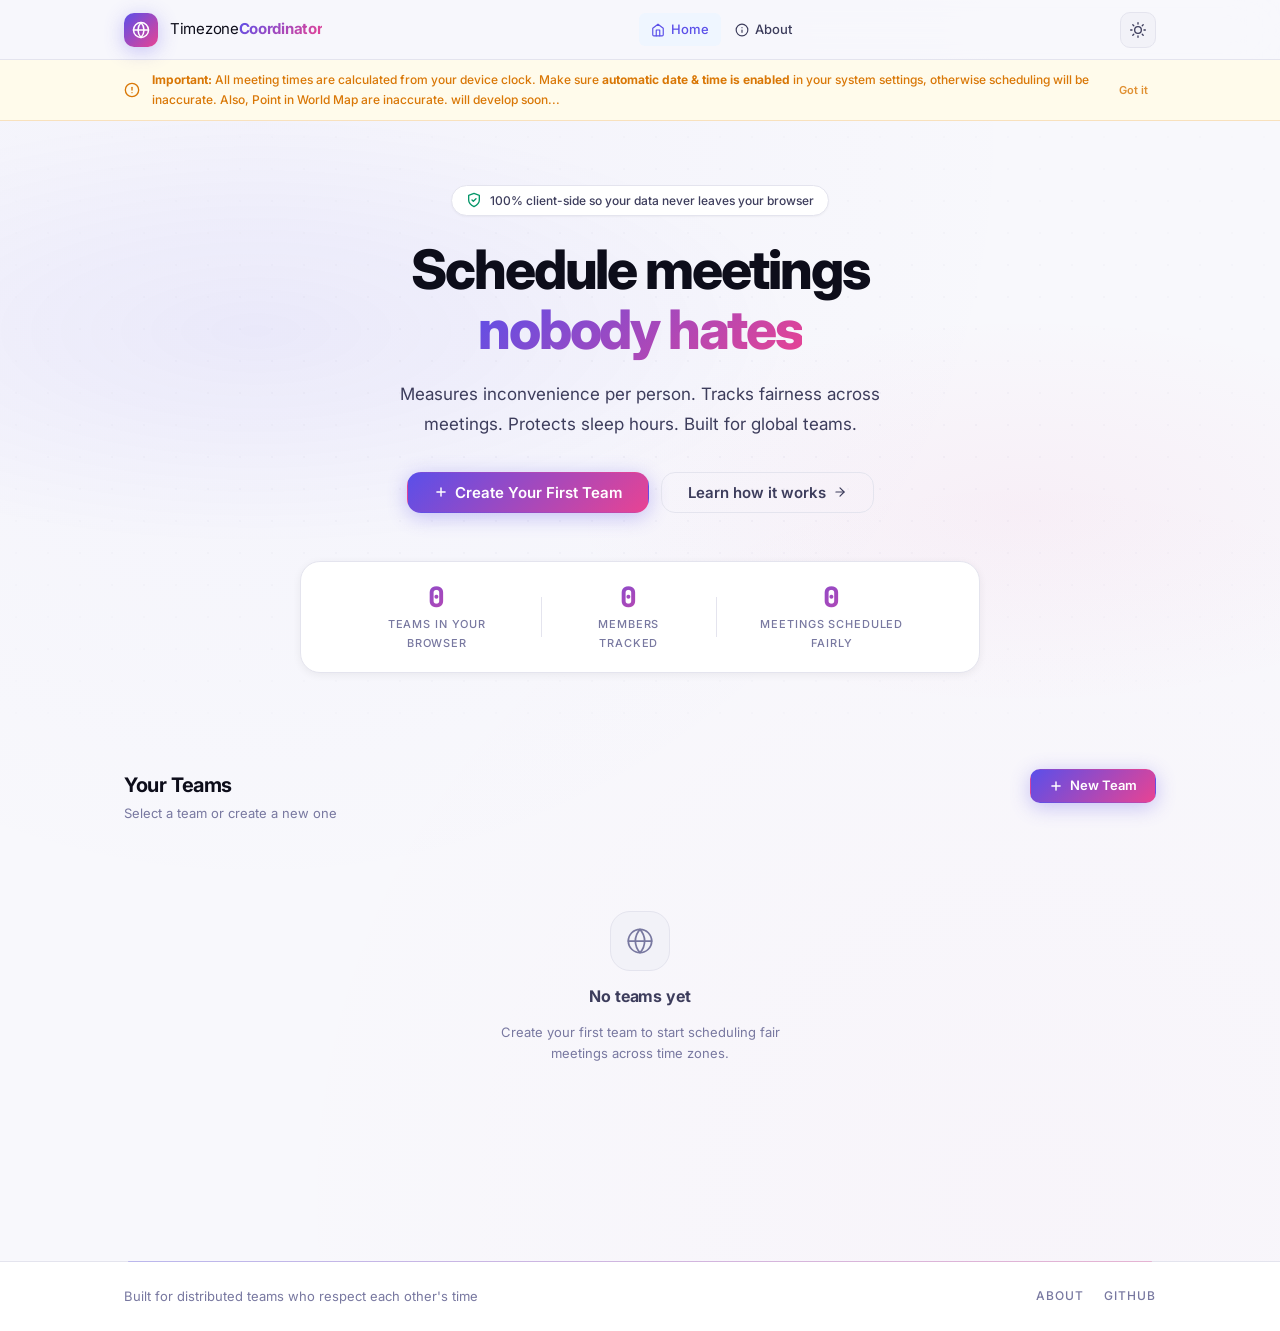
<file: index.html>
<!DOCTYPE html>
<html lang="en" data-theme="light">

<head>
    <meta charset="UTF-8">
    <meta name="viewport" content="width=device-width, initial-scale=1.0">
    <meta name="description" content="Fair timezone-aware meeting scheduler for distributed teams">
    <meta name="keywords" content="timezone scheduler, meeting planner, global meeting time, remote team scheduling, fair meeting time, timezone converter">

    <meta property="og:title" content="Timezone Coordinator - Smart Meeting Scheduler">
    <meta property="og:description" content="Fair timezone-aware meeting scheduler for distributed teams.">
    <meta property="og:type" content="website">
    <meta property="og:url" content="https://timezone-coordinator-phi.vercel.app">
    <meta property="og:image" content="https://timezone-coordinator-phi.vercel.app/img/preview.png">

    <link rel="icon" type="image/png" href="./img/preview.png">
    <link rel="shortcut icon" href="./img/preview.png">
    
    <title>Timezone Coordinator</title>

    <link rel="preconnect" href="https://fonts.googleapis.com">
    <link rel="preconnect" href="https://fonts.gstatic.com" crossorigin>
    <link
        href="https://fonts.googleapis.com/css2?family=Inter:wght@300;400;500;600;700;800&family=JetBrains+Mono:wght@400;500;600&display=swap"
        rel="stylesheet">

    <link rel="stylesheet" href="css/main.css">
    <link rel="stylesheet" href="css/components.css">
    <link rel="stylesheet" href="css/animations.css">
</head>

<body>

    <!-- ═══════════════════════════════════════════
     NAVBAR
═══════════════════════════════════════════ -->
    <nav class="navbar" id="navbar">
        <div class="container navbar-inner">

            <a href="index.html" class="brand">
                <div class="brand-logo">
                    <svg viewBox="0 0 24 24" fill="none" stroke="currentColor" stroke-width="2" stroke-linecap="round"
                        stroke-linejoin="round">
                        <circle cx="12" cy="12" r="10" />
                        <line x1="2" y1="12" x2="22" y2="12" />
                        <path d="M12 2a15.3 15.3 0 0 1 4 10 15.3 15.3 0 0 1-4 10
                             15.3 15.3 0 0 1-4-10 15.3 15.3 0 0 1 4-10z" />
                    </svg>
                </div>
                <span class="brand-name">Timezone<strong>Coordinator</strong></span>
            </a>

            <div class="nav-links">
                <a href="index.html" class="nav-link nav-link--active">
                    <svg viewBox="0 0 24 24" fill="none" stroke="currentColor" stroke-width="2" stroke-linecap="round"
                        stroke-linejoin="round">
                        <path d="M3 9l9-7 9 7v11a2 2 0 0 1-2 2H5a2 2 0 0 1-2-2z" />
                        <polyline points="9 22 9 12 15 12 15 22" />
                    </svg>
                    Home
                </a>
                <a href="about.html" class="nav-link">
                    <svg viewBox="0 0 24 24" fill="none" stroke="currentColor" stroke-width="2" stroke-linecap="round"
                        stroke-linejoin="round">
                        <circle cx="12" cy="12" r="10" />
                        <line x1="12" y1="16" x2="12" y2="12" />
                        <line x1="12" y1="8" x2="12.01" y2="8" />
                    </svg>
                    About
                </a>
            </div>

            <div class="nav-actions">
                <button class="theme-btn" id="themeToggle" aria-label="Toggle theme">
                    <svg class="icon-sun" viewBox="0 0 24 24" fill="none" stroke="currentColor" stroke-width="2"
                        stroke-linecap="round" stroke-linejoin="round">
                        <circle cx="12" cy="12" r="5" />
                        <line x1="12" y1="1" x2="12" y2="3" />
                        <line x1="12" y1="21" x2="12" y2="23" />
                        <line x1="4.22" y1="4.22" x2="5.64" y2="5.64" />
                        <line x1="18.36" y1="18.36" x2="19.78" y2="19.78" />
                        <line x1="1" y1="12" x2="3" y2="12" />
                        <line x1="21" y1="12" x2="23" y2="12" />
                        <line x1="4.22" y1="19.78" x2="5.64" y2="18.36" />
                        <line x1="18.36" y1="5.64" x2="19.78" y2="4.22" />
                    </svg>
                    <svg class="icon-moon" viewBox="0 0 24 24" fill="none" stroke="currentColor" stroke-width="2"
                        stroke-linecap="round" stroke-linejoin="round">
                        <path d="M21 12.79A9 9 0 1 1 11.21 3 7 7 0 0 0 21 12.79z" />
                    </svg>
                </button>
            </div>

        </div>
    </nav>
    <div id="timeAdvisory" style="
            background: var(--c-warning-bg);
            border-bottom: 1px solid rgba(217,119,6,0.2);
            padding: 10px 0;
            ">
        <div class="container" style="
                display:flex;
                align-items:center;
                gap:12px;
                flex-wrap:wrap;
                ">
            <svg viewBox="0 0 24 24" fill="none" stroke="#D97706" stroke-width="2" stroke-linecap="round"
                stroke-linejoin="round" style="width:16px;height:16px;flex-shrink:0;">
                <circle cx="12" cy="12" r="10" />
                <line x1="12" y1="8" x2="12" y2="12" />
                <line x1="12" y1="16" x2="12.01" y2="16" />
            </svg>
            <span style="
                    font-size:12px;
                    color:var(--c-warning);
                    font-weight:500;
                    flex:1;
                    ">
                <strong>Important:</strong>
                All meeting times are calculated from your device clock.
                Make sure <strong>automatic date &amp; time is enabled</strong>
                in your system settings, otherwise scheduling will be inaccurate. Also,
                Point in World Map are inaccurate. will develop soon...
            </span>
            <button onclick="
                    document.getElementById('timeAdvisory').style.display='none';
                    sessionStorage.setItem('timeAdvisoryDismissed','1');
                    " style="
                    background:none;
                    border:none;
                    cursor:pointer;
                    color:var(--c-warning);
                    font-size:11px;
                    font-weight:600;
                    padding:4px 8px;
                    border-radius:6px;
                    white-space:nowrap;
                    opacity:0.8;
                    ">
                Got it
            </button>
        </div>
    </div>
    <!-- ═══════════════════════════════════════════
     HERO
═══════════════════════════════════════════ -->
    <section class="hero">
        <div class="container">
            <div class="hero-content">
                <div class="hero-badge">
                    <svg class="hero-badge-icon" viewBox="0 0 24 24" fill="none" stroke="currentColor" stroke-width="2"
                        stroke-linecap="round" stroke-linejoin="round">
                        <path d="M12 22s8-4 8-10V5l-8-3-8 3v7c0 6 8 10 8 10z" />
                        <polyline points="9 12 11 14 15 10" />
                    </svg>
                    100% client-side so your data never leaves your browser
                </div>

                <h1 class="hero-title">
                    Schedule meetings<br>
                    <span class="gradient-text">nobody hates</span>
                </h1>

                <p class="hero-desc">
                    Measures inconvenience per person. Tracks fairness across
                    meetings. Protects sleep hours. Built for global teams.
                </p>

                <div class="hero-buttons">
                    <button class="btn btn--primary btn--lg" id="heroCreateBtn">
                        <svg viewBox="0 0 24 24" fill="none" stroke="currentColor" stroke-width="2.5"
                            stroke-linecap="round" stroke-linejoin="round">
                            <line x1="12" y1="5" x2="12" y2="19" />
                            <line x1="5" y1="12" x2="19" y2="12" />
                        </svg>
                        Create Your First Team
                    </button>
                    <a href="about.html" class="btn btn--ghost btn--lg">
                        Learn how it works
                        <svg viewBox="0 0 24 24" fill="none" stroke="currentColor" stroke-width="2"
                            stroke-linecap="round" stroke-linejoin="round">
                            <line x1="5" y1="12" x2="19" y2="12" />
                            <polyline points="12 5 19 12 12 19" />
                        </svg>
                    </a>
                </div>

                <div class="hero-stats">
                    <div class="hero-stat">
                        <div class="hero-stat-num" id="statTeams">0</div>
                        <div class="hero-stat-label">Teams in your browser</div>
                    </div>
                    <div class="hero-stat-divider"></div>
                    <div class="hero-stat">
                        <div class="hero-stat-num" id="statMembers">0</div>
                        <div class="hero-stat-label">Members tracked</div>
                    </div>
                    <div class="hero-stat-divider"></div>
                    <div class="hero-stat">
                        <div class="hero-stat-num" id="statMeetings">0</div>
                        <div class="hero-stat-label">Meetings scheduled fairly</div>
                    </div>
                </div>

            </div>
        </div>
    </section>

    <!-- ═══════════════════════════════════════════
     MAIN APP
═══════════════════════════════════════════ -->
    <main class="main" id="appMain">
        <div class="container">

            <!-- Teams Section -->
            <section class="app-section" id="teamsSection">
                <div class="section-header">
                    <div class="section-title-group">
                        <h2 class="section-title">Your Teams</h2>
                        <p class="section-subtitle">Select a team or create a new one</p>
                    </div>
                    <button class="btn btn--primary" id="btnCreateTeam">
                        <svg viewBox="0 0 24 24" fill="none" stroke="currentColor" stroke-width="2.5"
                            stroke-linecap="round" stroke-linejoin="round">
                            <line x1="12" y1="5" x2="12" y2="19" />
                            <line x1="5" y1="12" x2="19" y2="12" />
                        </svg>
                        New Team
                    </button>
                </div>
                <div id="teamsList"></div>
            </section>

            <!-- Workspace -->
            <div id="workspace" style="display:none;">

                <!-- Team Header -->
                <section class="app-section">
                    <div class="workspace-header">
                        <div class="workspace-header-left">
                            <h2 class="workspace-title" id="wsTeamName">—</h2>
                            <div class="workspace-badges">
                                <span class="chip" id="wsMemberCount">0 members</span>
                                <span class="chip chip--blue" id="wsMeetingCount">0 meetings</span>
                                <span class="chip chip--green" id="wsFairnessScore">Fair 100%</span>
                            </div>
                        </div>
                        <div class="workspace-header-actions">
                            <button class="btn btn--ghost" id="btnShareTeam">
                                <svg viewBox="0 0 24 24" fill="none" stroke="currentColor" stroke-width="2"
                                    stroke-linecap="round" stroke-linejoin="round">
                                    <circle cx="18" cy="5" r="3" />
                                    <circle cx="6" cy="12" r="3" />
                                    <circle cx="18" cy="19" r="3" />
                                    <line x1="8.59" y1="13.51" x2="15.42" y2="17.49" />
                                    <line x1="15.41" y1="6.51" x2="8.59" y2="10.49" />
                                </svg>
                                Share
                            </button>
                            <button class="btn btn--danger-ghost" id="btnDeleteTeam">
                                <svg viewBox="0 0 24 24" fill="none" stroke="currentColor" stroke-width="2"
                                    stroke-linecap="round" stroke-linejoin="round">
                                    <polyline points="3 6 5 6 21 6" />
                                    <path d="M19 6l-1 14H6L5 6" />
                                    <path d="M10 11v6M14 11v6" />
                                    <path d="M9 6V4h6v2" />
                                </svg>
                                Delete
                            </button>
                        </div>
                    </div>
                </section>

                <!-- World Map -->
                <section class="app-section" id="mapSection" style="display:none;">
                    <div class="card">
                        <div class="card-header">
                            <h3 class="card-title">
                                <svg viewBox="0 0 24 24" fill="none" stroke="currentColor" stroke-width="2"
                                    stroke-linecap="round" stroke-linejoin="round">
                                    <polygon points="1 6 1 22 8 18 16 22 23 18 23 2 16 6 8 2 1 6" />
                                    <line x1="8" y1="2" x2="8" y2="18" />
                                    <line x1="16" y1="6" x2="16" y2="22" />
                                </svg>
                                Team Timezone Spread
                            </h3>
                            <p class="card-subtitle">
                                Live day/night map pins show where each
                                member is located
                            </p>
                        </div>
                        <div class="card-body">
                            <div id="worldMap"></div>
                        </div>
                    </div>
                </section>

                <!-- Members -->
                <section class="app-section">
                    <div class="section-header">
                        <div class="section-title-group">
                            <h3 class="section-title">Members</h3>
                            <p class="section-subtitle">
                                Live clocks update every second
                            </p>
                        </div>
                        <button class="btn btn--secondary" id="btnAddMember">
                            <svg viewBox="0 0 24 24" fill="none" stroke="currentColor" stroke-width="2.5"
                                stroke-linecap="round" stroke-linejoin="round">
                                <line x1="12" y1="5" x2="12" y2="19" />
                                <line x1="5" y1="12" x2="19" y2="12" />
                            </svg>
                            Add Member
                        </button>
                    </div>
                    <div id="membersList"></div>
                </section>

                <!-- Analyze CTA -->
                <section class="app-section">
                    <div class="analyze-cta">
                        <div class="analyze-cta-icon">
                            <svg viewBox="0 0 24 24" fill="none" stroke="currentColor" stroke-width="1.5"
                                stroke-linecap="round" stroke-linejoin="round">
                                <polygon points="13 2 3 14 12 14 11 22 21 10 12 10 13 2" />
                            </svg>
                        </div>
                        <h3 class="analyze-cta-title">
                            Find the Fairest Meeting Time
                        </h3>
                        <p class="analyze-cta-desc">
                            Tests all 24 UTC hours. Ranks by total team
                            inconvenience. Protects everyone's sleep.
                        </p>
                        <button class="btn btn--white btn--lg" id="btnAnalyze">
                            <svg viewBox="0 0 24 24" fill="none" stroke="currentColor" stroke-width="2"
                                stroke-linecap="round" stroke-linejoin="round">
                                <circle cx="11" cy="11" r="8" />
                                <line x1="21" y1="21" x2="16.65" y2="16.65" />
                            </svg>
                            Analyze Meeting Times
                        </button>
                    </div>
                </section>

                <!-- Results -->
                <div id="results" style="display:none;">

                    <section class="app-section">
                        <div id="fairnessAlert"></div>
                    </section>

                    <section class="app-section">
                        <div class="section-header">
                            <div class="section-title-group">
                                <h3 class="section-title">Best Meeting Times</h3>
                                <p class="section-subtitle">
                                    Ranked by total pain: lower is better.
                                    Click any row to schedule.
                                </p>
                            </div>
                            <label class="toggle-wrap">
                                <input type="checkbox" id="fairnessToggle">
                                <span class="toggle-track"></span>
                                <span class="toggle-label">Fairness Mode</span>
                            </label>
                        </div>
                        <div id="suggestionsList"></div>
                    </section>

                    <section class="app-section">
                        <div class="card">
                            <div class="card-header">
                                <h3 class="card-title">
                                    <svg viewBox="0 0 24 24" fill="none" stroke="currentColor" stroke-width="2"
                                        stroke-linecap="round" stroke-linejoin="round">
                                        <line x1="18" y1="20" x2="18" y2="10" />
                                        <line x1="12" y1="20" x2="12" y2="4" />
                                        <line x1="6" y1="20" x2="6" y2="14" />
                                    </svg>
                                    Pain Distribution
                                </h3>
                                <p class="card-subtitle">
                                    Cumulative inconvenience per member
                                </p>
                            </div>
                            <div class="card-body" id="painChart"></div>
                        </div>
                    </section>

                    <section class="app-section">
                        <div class="card">
                            <div class="card-header">
                                <h3 class="card-title">
                                    <svg viewBox="0 0 24 24" fill="none" stroke="currentColor" stroke-width="2"
                                        stroke-linecap="round" stroke-linejoin="round">
                                        <circle cx="12" cy="12" r="10" />
                                        <polyline points="12 6 12 12 16 14" />
                                    </svg>
                                    Meeting History
                                </h3>
                                <p class="card-subtitle">
                                    Who sacrificed for each meeting
                                </p>
                            </div>
                            <div class="card-body" id="meetingHistory"></div>
                        </div>
                    </section>

                </div>

            </div>
        </div>
    </main>

    <!-- ═══════════════════════════════════════════
     FOOTER
═══════════════════════════════════════════ -->
    <footer class="footer">
        <div class="container footer-inner">
            <span class="footer-copy">
                Built for distributed teams who respect each other's time
            </span>
            <div class="footer-links">
                <a href="about.html" class="footer-link">About</a>
                <a href="https://github.com/Manoj8541/timezone-coordinator" target="_blank" rel="noopener"
                    class="footer-link">GitHub</a>
            </div>
        </div>
    </footer>

    <!-- ═══════════════════════════════════════════
     MODALS
═══════════════════════════════════════════ -->

    <!-- Create Team -->
    <div class="modal-overlay" id="overlayCreateTeam"></div>
    <div class="modal" id="modalCreateTeam" role="dialog" aria-modal="true" aria-labelledby="modalCreateTeamTitle">
        <div class="modal-header">
            <div>
                <h2 class="modal-title" id="modalCreateTeamTitle">
                    Create New Team
                </h2>
                <p class="modal-subtitle">Give your team a name to get started</p>
            </div>
            <button class="modal-close" data-modal="modalCreateTeam" aria-label="Close">
                <svg viewBox="0 0 24 24" fill="none" stroke="currentColor" stroke-width="2.5" stroke-linecap="round"
                    stroke-linejoin="round">
                    <line x1="18" y1="6" x2="6" y2="18" />
                    <line x1="6" y1="6" x2="18" y2="18" />
                </svg>
            </button>
        </div>
        <div class="modal-body">
            <div class="field">
                <label class="field-label" for="inputTeamName">
                    Team Name <span class="field-required">*</span>
                </label>
                <input type="text" id="inputTeamName" class="field-input" placeholder="e.g. Engineering Team"
                    autocomplete="off" maxlength="50">
                <div class="field-error" id="errTeamName" style="display:none;"></div>
            </div>
        </div>
        <div class="modal-footer">
            <button class="btn btn--ghost" data-modal="modalCreateTeam">
                Cancel
            </button>
            <button class="btn btn--primary" id="btnConfirmCreateTeam">
                <svg viewBox="0 0 24 24" fill="none" stroke="currentColor" stroke-width="2.5" stroke-linecap="round"
                    stroke-linejoin="round">
                    <line x1="12" y1="5" x2="12" y2="19" />
                    <line x1="5" y1="12" x2="19" y2="12" />
                </svg>
                Create Team
            </button>
        </div>
    </div>

    <!-- Add Member -->
    <div class="modal-overlay" id="overlayAddMember"></div>
    <div class="modal modal--lg" id="modalAddMember" role="dialog" aria-modal="true"
        aria-labelledby="modalAddMemberTitle">
        <div class="modal-header">
            <div>
                <h2 class="modal-title" id="modalAddMemberTitle">
                    Add Team Member
                </h2>
                <p class="modal-subtitle">
                    Fields marked <span style="color:var(--c-danger)">*</span>
                    are required
                </p>
            </div>
            <button class="modal-close" data-modal="modalAddMember" aria-label="Close">
                <svg viewBox="0 0 24 24" fill="none" stroke="currentColor" stroke-width="2.5" stroke-linecap="round"
                    stroke-linejoin="round">
                    <line x1="18" y1="6" x2="6" y2="18" />
                    <line x1="6" y1="6" x2="18" y2="18" />
                </svg>
            </button>
        </div>
        <div class="modal-body">
            <div class="field-row">
                <div class="field">
                    <label class="field-label" for="inputFirstName">
                        First Name <span class="field-required">*</span>
                    </label>
                    <input type="text" id="inputFirstName" class="field-input" placeholder="Sarah" maxlength="40">
                    <div class="field-error" id="errFirstName" style="display:none;"></div>
                </div>
                <div class="field">
                    <label class="field-label" for="inputLastName">
                        Last Name <span class="field-required">*</span>
                    </label>
                    <input type="text" id="inputLastName" class="field-input" placeholder="Johnson" maxlength="40">
                    <div class="field-error" id="errLastName" style="display:none;"></div>
                </div>
            </div>

            <div class="field">
                <label class="field-label">
                    Timezone <span class="field-required">*</span>
                </label>
                <div id="tzSelectContainer"></div>
                <input type="hidden" id="tzHiddenInput">
                <div class="field-error" id="errTimezone" style="display:none;"></div>
            </div>

            <div class="field-row">
                <div class="field">
                    <label class="field-label" for="inputRole">
                        Role
                        <span class="field-optional">(optional)</span>
                    </label>
                    <input type="text" id="inputRole" class="field-input" placeholder="e.g. Product Manager"
                        maxlength="50">
                </div>
                <div class="field">
                    <label class="field-label">Work Hours</label>
                    <div style="display:flex;gap:8px;align-items:center;">
                        <select id="inputWorkStart" class="field-select"></select>
                        <span style="color:var(--c-text-3);font-size:13px;">
                            to
                        </span>
                        <select id="inputWorkEnd" class="field-select"></select>
                    </div>
                </div>
            </div>

            <!-- Avatar preview -->
            <div class="avatar-preview-wrap">
                <div class="avatar-preview" id="avatarPreviewBox">
                    <span id="avatarPreviewInitials">??</span>
                </div>
                <span class="avatar-preview-hint">
                    Avatar auto-generated from initials
                </span>
            </div>
        </div>
        <div class="modal-footer">
            <button class="btn btn--ghost" data-modal="modalAddMember">
                Cancel
            </button>
            <button class="btn btn--primary" id="btnConfirmAddMember">
                <svg viewBox="0 0 24 24" fill="none" stroke="currentColor" stroke-width="2.5" stroke-linecap="round"
                    stroke-linejoin="round">
                    <polyline points="20 6 9 17 4 12" />
                </svg>
                Add Member
            </button>
        </div>
    </div>

    <!-- Meeting Details -->
    <div class="modal-overlay" id="overlayMeetingDetails"></div>
    <div class="modal modal--lg" id="modalMeetingDetails" role="dialog" aria-modal="true"
        aria-labelledby="modalMeetingDetailsTitle">
        <div class="modal-header">
            <div>
                <h2 class="modal-title" id="modalMeetingDetailsTitle">
                    Meeting Time Details
                </h2>
                <p class="modal-subtitle">
                    Review before scheduling this time slot
                </p>
            </div>
            <button class="modal-close" data-modal="modalMeetingDetails" aria-label="Close">
                <svg viewBox="0 0 24 24" fill="none" stroke="currentColor" stroke-width="2.5" stroke-linecap="round"
                    stroke-linejoin="round">
                    <line x1="18" y1="6" x2="6" y2="18" />
                    <line x1="6" y1="6" x2="18" y2="18" />
                </svg>
            </button>
        </div>
        <div class="modal-body" id="meetingDetailsBody"></div>
        <div class="modal-footer">
            <button class="btn btn--ghost" data-modal="modalMeetingDetails">
                Cancel
            </button>
            <button class="btn btn--primary" id="btnScheduleMeeting">
                <svg viewBox="0 0 24 24" fill="none" stroke="currentColor" stroke-width="2" stroke-linecap="round"
                    stroke-linejoin="round">
                    <rect x="3" y="4" width="18" height="18" rx="2" ry="2" />
                    <line x1="16" y1="2" x2="16" y2="6" />
                    <line x1="8" y1="2" x2="8" y2="6" />
                    <line x1="3" y1="10" x2="21" y2="10" />
                </svg>
                Schedule This Meeting
            </button>
        </div>
    </div>

    <!-- ═══════════════════════════════════════════
     READ-ONLY SHARE PREVIEW MODAL
═══════════════════════════════════════════ -->
    <div class="modal-overlay" id="overlayReadOnly"></div>
    <div class="modal modal--lg" id="modalReadOnly" role="dialog" aria-modal="true"
        aria-labelledby="modalReadOnlyTitle">
        <div class="modal-header">
            <div>
                <h2 class="modal-title" id="modalReadOnlyTitle">
                    Shared Team Snapshot
                </h2>
                <p class="modal-subtitle">
                    This is Read-only view. Nothing is saved to your browser
                </p>
            </div>
            <button class="modal-close" data-modal="modalReadOnly" aria-label="Close">
                <svg viewBox="0 0 24 24" fill="none" stroke="currentColor" stroke-width="2.5" stroke-linecap="round"
                    stroke-linejoin="round">
                    <line x1="18" y1="6" x2="6" y2="18" />
                    <line x1="6" y1="6" x2="18" y2="18" />
                </svg>
            </button>
        </div>
        <div class="modal-body" id="readOnlyBody">
            <!-- Populated by app._showReadOnlyPreview() -->
        </div>
        <div class="modal-footer">
            <button class="btn btn--ghost" data-modal="modalReadOnly">
                Close
            </button>
        </div>
    </div>

    <!-- ═══════════════════════════════════════════
     TOAST PORTAL
═══════════════════════════════════════════ -->
    <div id="toastPortal" aria-live="polite" aria-label="Notifications"></div>

    <!-- ═══════════════════════════════════════════
     SCRIPTS — ORDER MATTERS
═══════════════════════════════════════════ -->
    <script src="js/Storage.js"></script>
    <script src="js/Member.js"></script>
    <script src="js/Team.js"></script>
    <script src="js/PainCalculator.js"></script>
    <script src="js/FairnessEngine.js"></script>
    <script src="js/WorldMap.js"></script>
    <script src="js/app.js"></script>

    <!-- Custom Confirm Modal -->
    <div class="modal-overlay" id="overlayConfirm"></div>
    <div class="modal" id="modalConfirm" role="dialog" aria-modal="true" aria-labelledby="modalConfirmTitle">
        <div class="modal-header">
            <div>
                <h2 class="modal-title" id="modalConfirmTitle">Confirm</h2>
                <p class="modal-subtitle" id="modalConfirmSubtitle"></p>
            </div>
        </div>
        <div class="modal-body">
            <div class="alert alert--warning" role="alert">
                <svg viewBox="0 0 24 24" fill="none" stroke="currentColor" stroke-width="2" stroke-linecap="round"
                    stroke-linejoin="round">
                    <path
                        d="M10.29 3.86L1.82 18a2 2 0 0 0 1.71 3h16.94a2 2 0 0 0 1.71-3L13.71 3.86a2 2 0 0 0-3.42 0z" />
                    <line x1="12" y1="9" x2="12" y2="13" />
                    <line x1="12" y1="17" x2="12.01" y2="17" />
                </svg>
                <div class="alert-body">
                    <span class="alert-title" id="modalConfirmAlertTitle">
                        Are you sure?
                    </span>
                    <span class="alert-text" id="modalConfirmAlertText">
                        This cannot be undone.
                    </span>
                </div>
            </div>
        </div>
        <div class="modal-footer">
            <button class="btn btn--ghost" id="modalConfirmCancel">Cancel</button>
            <button class="btn btn--danger-ghost" id="modalConfirmOK">Delete</button>
        </div>
    </div>
    <script>
        if (sessionStorage.getItem('timeAdvisoryDismissed')) {
            document.getElementById('timeAdvisory').style.display = 'none';
        }
    </script>
</body>

</html>
</file>
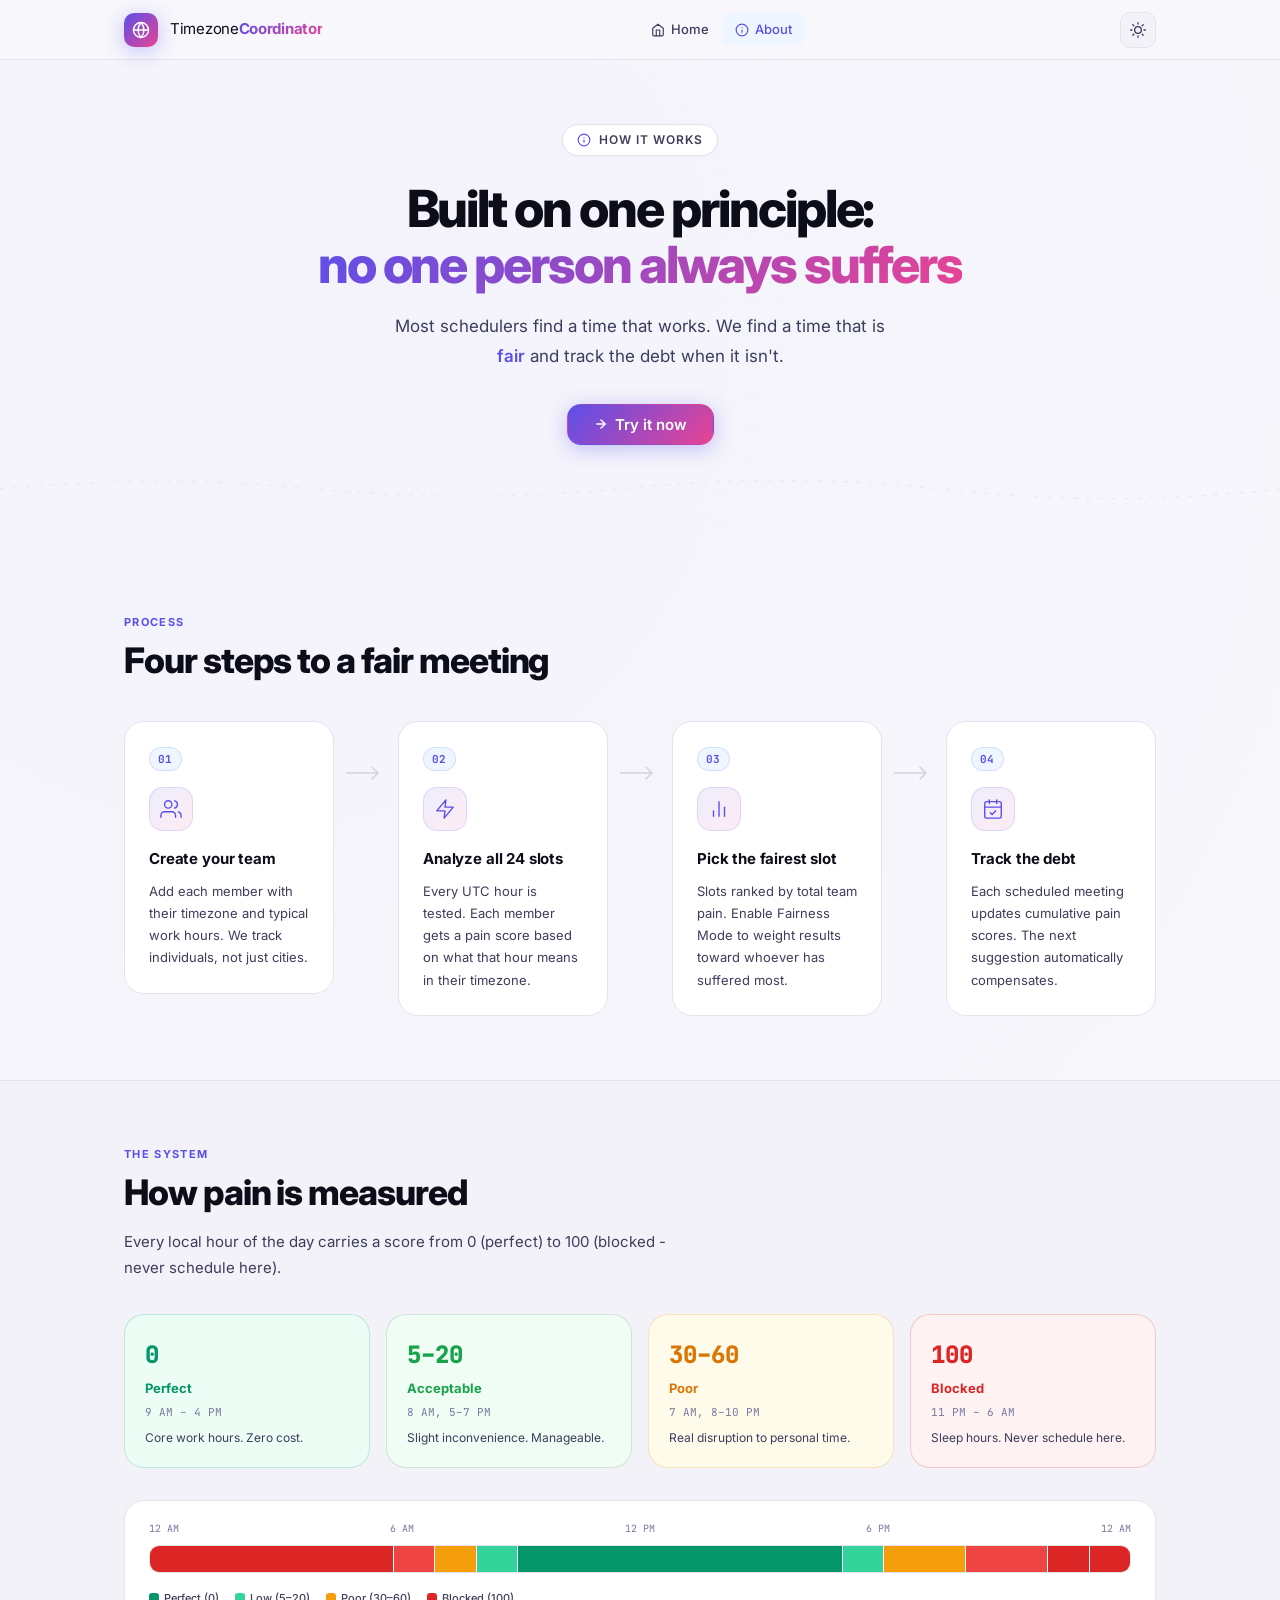
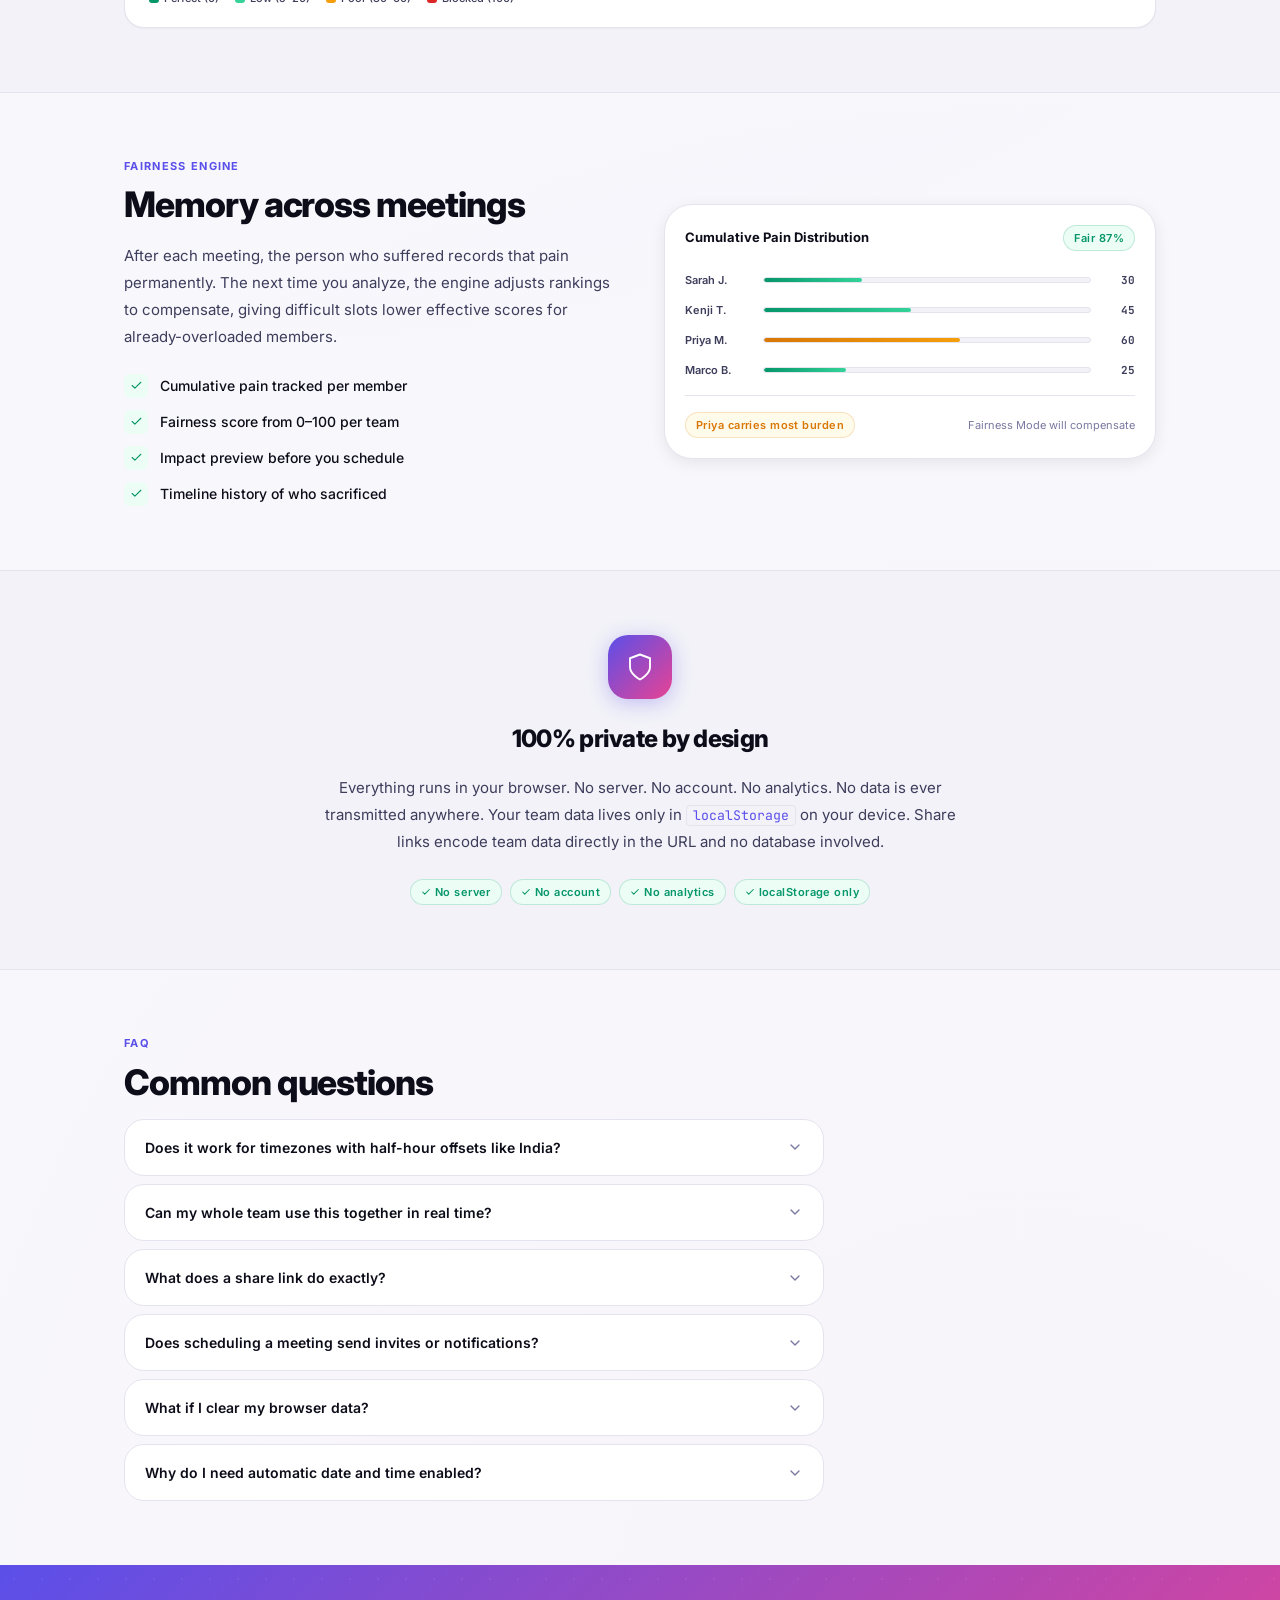
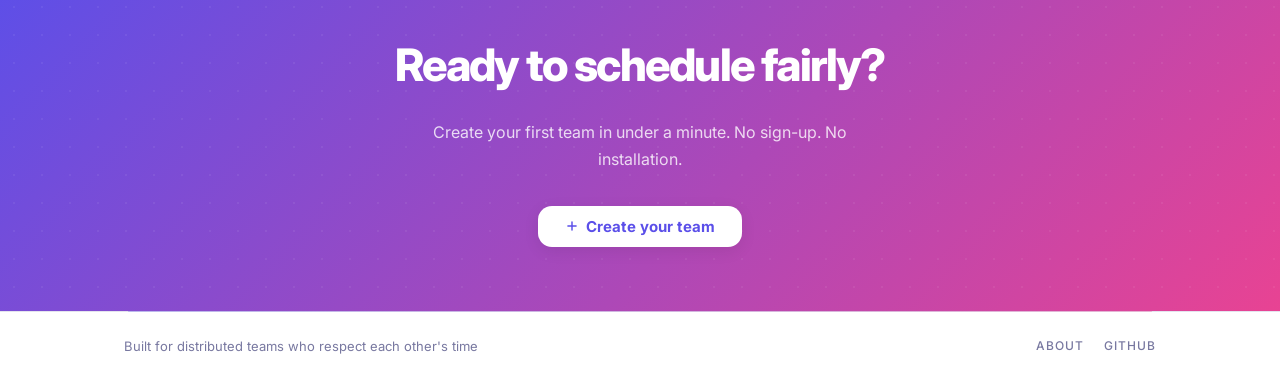
<file: about.html>
<!DOCTYPE html>
<html lang="en" data-theme="light">

<head>
    <meta charset="UTF-8">
    <meta name="viewport" content="width=device-width, initial-scale=1.0">
    <meta name="description" content="How Timezone Coordinator works — fair meeting scheduling for distributed teams">

    <meta property="og:title" content="Timezone Coordinator">
    <meta property="og:description" content="Smart meeting scheduler across timezones">
    <meta property="og:type" content="website">
    <meta property="og:url" content="https://timezone-coordinator-phi.vercel.app/about.html">
    <meta property="og:image" content="https://timezone-coordinator-phi.vercel.app/img/preview.png">
    
    <link rel="icon" href="./img/preview.png">
    
    <title>About: Timezone Coordinator</title>

    <link rel="preconnect" href="https://fonts.googleapis.com">
    <link rel="preconnect" href="https://fonts.gstatic.com" crossorigin>
    <link
        href="https://fonts.googleapis.com/css2?family=Inter:wght@300;400;500;600;700;800&family=JetBrains+Mono:wght@400;500;600&display=swap"
        rel="stylesheet">

    <link rel="stylesheet" href="css/main.css">
    <link rel="stylesheet" href="css/components.css">
    <link rel="stylesheet" href="css/animations.css">
</head>

<body>

    <!-- ═══════════════════════════════════════════
     NAVBAR
═══════════════════════════════════════════ -->
    <nav class="navbar" id="navbar">
        <div class="container navbar-inner">

            <a href="index.html" class="brand">
                <div class="brand-logo">
                    <svg viewBox="0 0 24 24" fill="none" stroke="currentColor" stroke-width="2" stroke-linecap="round"
                        stroke-linejoin="round">
                        <circle cx="12" cy="12" r="10" />
                        <line x1="2" y1="12" x2="22" y2="12" />
                        <path d="M12 2a15.3 15.3 0 0 1 4 10 15.3 15.3 0 0 1-4 10
                             15.3 15.3 0 0 1-4-10 15.3 15.3 0 0 1 4-10z" />
                    </svg>
                </div>
                <span class="brand-name">Timezone<strong>Coordinator</strong></span>
            </a>

            <div class="nav-links">
                <a href="index.html" class="nav-link">
                    <svg viewBox="0 0 24 24" fill="none" stroke="currentColor" stroke-width="2" stroke-linecap="round"
                        stroke-linejoin="round">
                        <path d="M3 9l9-7 9 7v11a2 2 0 0 1-2 2H5a2 2 0 0 1-2-2z" />
                        <polyline points="9 22 9 12 15 12 15 22" />
                    </svg>
                    Home
                </a>
                <a href="about.html" class="nav-link nav-link--active">
                    <svg viewBox="0 0 24 24" fill="none" stroke="currentColor" stroke-width="2" stroke-linecap="round"
                        stroke-linejoin="round">
                        <circle cx="12" cy="12" r="10" />
                        <line x1="12" y1="16" x2="12" y2="12" />
                        <line x1="12" y1="8" x2="12.01" y2="8" />
                    </svg>
                    About
                </a>
            </div>

            <div class="nav-actions">
                <button class="theme-btn" id="themeToggle" aria-label="Toggle theme">
                    <svg class="icon-sun" viewBox="0 0 24 24" fill="none" stroke="currentColor" stroke-width="2"
                        stroke-linecap="round" stroke-linejoin="round">
                        <circle cx="12" cy="12" r="5" />
                        <line x1="12" y1="1" x2="12" y2="3" />
                        <line x1="12" y1="21" x2="12" y2="23" />
                        <line x1="4.22" y1="4.22" x2="5.64" y2="5.64" />
                        <line x1="18.36" y1="18.36" x2="19.78" y2="19.78" />
                        <line x1="1" y1="12" x2="3" y2="12" />
                        <line x1="21" y1="12" x2="23" y2="12" />
                        <line x1="4.22" y1="19.78" x2="5.64" y2="18.36" />
                        <line x1="18.36" y1="5.64" x2="19.78" y2="4.22" />
                    </svg>
                    <svg class="icon-moon" viewBox="0 0 24 24" fill="none" stroke="currentColor" stroke-width="2"
                        stroke-linecap="round" stroke-linejoin="round">
                        <path d="M21 12.79A9 9 0 1 1 11.21 3 7 7 0 0 0 21 12.79z" />
                    </svg>
                </button>
            </div>

        </div>
    </nav>

    <!-- ═══════════════════════════════════════════
     ABOUT HERO
═══════════════════════════════════════════ -->
    <section class="about-hero">
        <div class="container">
            <div class="about-hero-inner">

                <div class="about-hero-badge anim-fade-up" style="--d:0.1s">
                    <svg viewBox="0 0 24 24" fill="none" stroke="currentColor" stroke-width="2" stroke-linecap="round"
                        stroke-linejoin="round">
                        <circle cx="12" cy="12" r="10" />
                        <line x1="12" y1="16" x2="12" y2="12" />
                        <line x1="12" y1="8" x2="12.01" y2="8" />
                    </svg>
                    How it works
                </div>

                <h1 class="about-hero-title anim-fade-up" style="--d:0.2s">
                    Built on one principle:<br>
                    <span class="gradient-text">no one person always suffers</span>
                </h1>

                <p class="about-hero-desc anim-fade-up" style="--d:0.3s">
                    Most schedulers find a time that works. We find a time
                    that is <em>fair</em> and track the debt when it isn't.
                </p>

                <a href="index.html" class="btn btn--primary btn--lg anim-fade-up" style="--d:0.4s">
                    <svg viewBox="0 0 24 24" fill="none" stroke="currentColor" stroke-width="2.5" stroke-linecap="round"
                        stroke-linejoin="round">
                        <line x1="5" y1="12" x2="19" y2="12" />
                        <polyline points="12 5 19 12 12 19" />
                    </svg>
                    Try it now
                </a>

            </div>
        </div>

        <!-- Ink brush divider -->
        <div class="ink-divider">
            <svg viewBox="0 0 1200 40" preserveAspectRatio="none" fill="none" xmlns="http://www.w3.org/2000/svg">
                <path d="M0 20 Q150 5 300 20 Q450 35 600 18 Q750 3 900 22 Q1050 38 1200 20" stroke="var(--c-border)"
                    stroke-width="1.5" fill="none" stroke-dasharray="4 8" opacity="0.6" />
            </svg>
        </div>
    </section>

    <!-- ═══════════════════════════════════════════
     HOW IT WORKS — STEPS
═══════════════════════════════════════════ -->
    <section class="about-section">
        <div class="container">

            <div class="about-section-label anim-fade-up" style="--d:0s">Process</div>
            <h2 class="about-section-title anim-fade-up" style="--d:0.1s">
                Four steps to a fair meeting
            </h2>

            <div class="steps-grid">

                <div class="step-card anim-fade-up" style="--d:0.1s">
                    <div class="step-num">01</div>
                    <div class="step-icon">
                        <svg viewBox="0 0 24 24" fill="none" stroke="currentColor" stroke-width="1.5"
                            stroke-linecap="round" stroke-linejoin="round">
                            <path d="M17 21v-2a4 4 0 0 0-4-4H5a4 4 0 0 0-4 4v2" />
                            <circle cx="9" cy="7" r="4" />
                            <path d="M23 21v-2a4 4 0 0 0-3-3.87" />
                            <path d="M16 3.13a4 4 0 0 1 0 7.75" />
                        </svg>
                    </div>
                    <h3 class="step-title">Create your team</h3>
                    <p class="step-desc">
                        Add each member with their timezone and typical
                        work hours. We track individuals, not just cities.
                    </p>
                </div>

                <div class="step-connector">
                    <svg viewBox="0 0 40 24" fill="none">
                        <path d="M0 12 L32 12 M26 6 L32 12 L26 18" stroke="var(--c-border-2)" stroke-width="1.5"
                            stroke-linecap="round" stroke-linejoin="round" />
                    </svg>
                </div>

                <div class="step-card anim-fade-up" style="--d:0.2s">
                    <div class="step-num">02</div>
                    <div class="step-icon">
                        <svg viewBox="0 0 24 24" fill="none" stroke="currentColor" stroke-width="1.5"
                            stroke-linecap="round" stroke-linejoin="round">
                            <polygon points="13 2 3 14 12 14 11 22 21 10 12 10 13 2" />
                        </svg>
                    </div>
                    <h3 class="step-title">Analyze all 24 slots</h3>
                    <p class="step-desc">
                        Every UTC hour is tested. Each member gets a pain
                        score based on what that hour means in their timezone.
                    </p>
                </div>

                <div class="step-connector">
                    <svg viewBox="0 0 40 24" fill="none">
                        <path d="M0 12 L32 12 M26 6 L32 12 L26 18" stroke="var(--c-border-2)" stroke-width="1.5"
                            stroke-linecap="round" stroke-linejoin="round" />
                    </svg>
                </div>

                <div class="step-card anim-fade-up" style="--d:0.3s">
                    <div class="step-num">03</div>
                    <div class="step-icon">
                        <svg viewBox="0 0 24 24" fill="none" stroke="currentColor" stroke-width="1.5"
                            stroke-linecap="round" stroke-linejoin="round">
                            <line x1="18" y1="20" x2="18" y2="10" />
                            <line x1="12" y1="20" x2="12" y2="4" />
                            <line x1="6" y1="20" x2="6" y2="14" />
                        </svg>
                    </div>
                    <h3 class="step-title">Pick the fairest slot</h3>
                    <p class="step-desc">
                        Slots ranked by total team pain. Enable Fairness Mode
                        to weight results toward whoever has suffered most.
                    </p>
                </div>

                <div class="step-connector">
                    <svg viewBox="0 0 40 24" fill="none">
                        <path d="M0 12 L32 12 M26 6 L32 12 L26 18" stroke="var(--c-border-2)" stroke-width="1.5"
                            stroke-linecap="round" stroke-linejoin="round" />
                    </svg>
                </div>

                <div class="step-card anim-fade-up" style="--d:0.4s">
                    <div class="step-num">04</div>
                    <div class="step-icon">
                        <svg viewBox="0 0 24 24" fill="none" stroke="currentColor" stroke-width="1.5"
                            stroke-linecap="round" stroke-linejoin="round">
                            <rect x="3" y="4" width="18" height="18" rx="2" ry="2" />
                            <line x1="16" y1="2" x2="16" y2="6" />
                            <line x1="8" y1="2" x2="8" y2="6" />
                            <line x1="3" y1="10" x2="21" y2="10" />
                            <polyline points="9 16 11 18 15 14" />
                        </svg>
                    </div>
                    <h3 class="step-title">Track the debt</h3>
                    <p class="step-desc">
                        Each scheduled meeting updates cumulative pain scores.
                        The next suggestion automatically compensates.
                    </p>
                </div>

            </div>
        </div>
    </section>

    <!-- ═══════════════════════════════════════════
     PAIN SCALE EXPLAINER
═══════════════════════════════════════════ -->
    <section class="about-section about-section--tinted">
        <div class="container">

            <div class="about-section-label anim-fade-up" style="--d:0s">The System</div>
            <h2 class="about-section-title anim-fade-up" style="--d:0.1s">
                How pain is measured
            </h2>
            <p class="about-section-desc anim-fade-up" style="--d:0.15s">
                Every local hour of the day carries a score from 0 (perfect) to 100 (blocked - never schedule here).
            </p>

            <div class="pain-scale-grid anim-fade-up" style="--d:0.2s">

                <div class="pain-scale-item pain-scale--perfect">
                    <div class="psi-score">0</div>
                    <div class="psi-label">Perfect</div>
                    <div class="psi-hours">9 AM – 4 PM</div>
                    <div class="psi-desc">Core work hours. Zero cost.</div>
                </div>

                <div class="pain-scale-item pain-scale--low">
                    <div class="psi-score">5–20</div>
                    <div class="psi-label">Acceptable</div>
                    <div class="psi-hours">8 AM, 5–7 PM</div>
                    <div class="psi-desc">Slight inconvenience. Manageable.</div>
                </div>

                <div class="pain-scale-item pain-scale--mid">
                    <div class="psi-score">30–60</div>
                    <div class="psi-label">Poor</div>
                    <div class="psi-hours">7 AM, 8–10 PM</div>
                    <div class="psi-desc">Real disruption to personal time.</div>
                </div>

                <div class="pain-scale-item pain-scale--high">
                    <div class="psi-score">100</div>
                    <div class="psi-label">Blocked</div>
                    <div class="psi-hours">11 PM – 6 AM</div>
                    <div class="psi-desc">Sleep hours. Never schedule here.</div>
                </div>

            </div>

            <!-- Visual pain timeline -->
            <div class="pain-timeline anim-fade-up" style="--d:0.3s">
                <div class="pt-label-row">
                    <span>12 AM</span>
                    <span>6 AM</span>
                    <span>12 PM</span>
                    <span>6 PM</span>
                    <span>12 AM</span>
                </div>
                <div class="pt-bar-row">
                    <!-- 0–6: blocked (red) -->
                    <div class="pt-seg pt-seg--blocked" style="flex:6" title="12AM–6AM: Blocked"></div>
                    <!-- 6–7: dawn (orange) -->
                    <div class="pt-seg pt-seg--high" style="flex:1" title="6AM: Dawn"></div>
                    <!-- 7: very early -->
                    <div class="pt-seg pt-seg--mid" style="flex:1" title="7AM: Very Early"></div>
                    <!-- 8: early -->
                    <div class="pt-seg pt-seg--low" style="flex:1" title="8AM: Early"></div>
                    <!-- 9–16: perfect -->
                    <div class="pt-seg pt-seg--perfect" style="flex:8" title="9AM–4PM: Perfect"></div>
                    <!-- 17: end of day -->
                    <div class="pt-seg pt-seg--low" style="flex:1" title="5PM: End of day"></div>
                    <!-- 18–19: evening -->
                    <div class="pt-seg pt-seg--mid" style="flex:2" title="6–7PM: Evening"></div>
                    <!-- 20–21: late evening -->
                    <div class="pt-seg pt-seg--high" style="flex:2" title="8–9PM: Late Evening"></div>
                    <!-- 22: very late -->
                    <div class="pt-seg pt-seg--blocked" style="flex:1" title="10PM: Very Late"></div>
                    <!-- 23: midnight -->
                    <div class="pt-seg pt-seg--blocked" style="flex:1" title="11PM: Midnight"></div>
                </div>
                <div class="pt-legend">
                    <span class="pt-legend-item"><span class="pt-dot pt-dot--perfect"></span>Perfect (0)</span>
                    <span class="pt-legend-item"><span class="pt-dot pt-dot--low"></span>Low (5–20)</span>
                    <span class="pt-legend-item"><span class="pt-dot pt-dot--mid"></span>Poor (30–60)</span>
                    <span class="pt-legend-item"><span class="pt-dot pt-dot--blocked"></span>Blocked (100)</span>
                </div>
            </div>

        </div>
    </section>

    <!-- ═══════════════════════════════════════════
     FAIRNESS ENGINE EXPLAINER
═══════════════════════════════════════════ -->
    <section class="about-section">
        <div class="container">

            <div class="about-two-col">

                <div class="about-col-text anim-fade-left" style="--d:0.1s">
                    <div class="about-section-label">Fairness Engine</div>
                    <h2 class="about-section-title">
                        Memory across meetings
                    </h2>
                    <p class="about-col-desc">
                        After each meeting, the person who suffered records
                        that pain permanently. The next time you analyze,
                        the engine adjusts rankings to compensate,
                        giving difficult slots lower effective scores for
                        already-overloaded members.
                    </p>
                    <div class="about-feature-list">
                        <div class="afl-item">
                            <div class="afl-icon">
                                <svg viewBox="0 0 24 24" fill="none" stroke="currentColor" stroke-width="2"
                                    stroke-linecap="round" stroke-linejoin="round">
                                    <polyline points="20 6 9 17 4 12" />
                                </svg>
                            </div>
                            <span>Cumulative pain tracked per member</span>
                        </div>
                        <div class="afl-item">
                            <div class="afl-icon">
                                <svg viewBox="0 0 24 24" fill="none" stroke="currentColor" stroke-width="2"
                                    stroke-linecap="round" stroke-linejoin="round">
                                    <polyline points="20 6 9 17 4 12" />
                                </svg>
                            </div>
                            <span>Fairness score from 0–100 per team</span>
                        </div>
                        <div class="afl-item">
                            <div class="afl-icon">
                                <svg viewBox="0 0 24 24" fill="none" stroke="currentColor" stroke-width="2"
                                    stroke-linecap="round" stroke-linejoin="round">
                                    <polyline points="20 6 9 17 4 12" />
                                </svg>
                            </div>
                            <span>Impact preview before you schedule</span>
                        </div>
                        <div class="afl-item">
                            <div class="afl-icon">
                                <svg viewBox="0 0 24 24" fill="none" stroke="currentColor" stroke-width="2"
                                    stroke-linecap="round" stroke-linejoin="round">
                                    <polyline points="20 6 9 17 4 12" />
                                </svg>
                            </div>
                            <span>Timeline history of who sacrificed</span>
                        </div>
                    </div>
                </div>

                <div class="about-col-visual anim-fade-right" style="--d:0.2s">
                    <div class="fairness-visual">
                        <div class="fv-header">
                            <span class="fv-title">Cumulative Pain Distribution</span>
                            <span class="chip chip--green">Fair 87%</span>
                        </div>
                        <div class="fv-bars">
                            <div class="fv-bar-row">
                                <span class="fv-name">Sarah J.</span>
                                <div class="fv-track">
                                    <div class="fv-fill fv-fill--low" style="width:30%"></div>
                                </div>
                                <span class="fv-val">30</span>
                            </div>
                            <div class="fv-bar-row">
                                <span class="fv-name">Kenji T.</span>
                                <div class="fv-track">
                                    <div class="fv-fill fv-fill--low" style="width:45%"></div>
                                </div>
                                <span class="fv-val">45</span>
                            </div>
                            <div class="fv-bar-row">
                                <span class="fv-name">Priya M.</span>
                                <div class="fv-track">
                                    <div class="fv-fill fv-fill--mid" style="width:60%"></div>
                                </div>
                                <span class="fv-val">60</span>
                            </div>
                            <div class="fv-bar-row">
                                <span class="fv-name">Marco B.</span>
                                <div class="fv-track">
                                    <div class="fv-fill fv-fill--low" style="width:25%"></div>
                                </div>
                                <span class="fv-val">25</span>
                            </div>
                        </div>
                        <div class="fv-footer">
                            <span class="chip chip--yellow">Priya carries most burden</span>
                            <span style="font-size:11px;color:var(--c-text-3);">
                                Fairness Mode will compensate
                            </span>
                        </div>
                    </div>
                </div>

            </div>
        </div>
    </section>

    <!-- ═══════════════════════════════════════════
     PRIVACY
═══════════════════════════════════════════ -->
    <section class="about-section about-section--tinted">
        <div class="container">

            <div class="privacy-block anim-fade-up" style="--d:0.1s">
                <div class="privacy-icon">
                    <svg viewBox="0 0 24 24" fill="none" stroke="currentColor" stroke-width="1.5" stroke-linecap="round"
                        stroke-linejoin="round">
                        <path d="M12 22s8-4 8-10V5l-8-3-8 3v7c0 6 8 10 8 10z" />
                    </svg>
                </div>
                <h2 class="privacy-title">100% private by design</h2>
                <p class="privacy-desc">
                    Everything runs in your browser. No server. No account.
                    No analytics. No data is ever transmitted anywhere.
                    Your team data lives only in <code>localStorage</code> on
                    your device. Share links encode team data directly in the URL and
                    no database involved.
                </p>
                <div class="privacy-chips">
                    <span class="chip chip--green">
                        <svg viewBox="0 0 24 24" fill="none" stroke="currentColor" stroke-width="2.5"
                            stroke-linecap="round" stroke-linejoin="round" style="width:10px;height:10px">
                            <polyline points="20 6 9 17 4 12" />
                        </svg>
                        No server
                    </span>
                    <span class="chip chip--green">
                        <svg viewBox="0 0 24 24" fill="none" stroke="currentColor" stroke-width="2.5"
                            stroke-linecap="round" stroke-linejoin="round" style="width:10px;height:10px">
                            <polyline points="20 6 9 17 4 12" />
                        </svg>
                        No account
                    </span>
                    <span class="chip chip--green">
                        <svg viewBox="0 0 24 24" fill="none" stroke="currentColor" stroke-width="2.5"
                            stroke-linecap="round" stroke-linejoin="round" style="width:10px;height:10px">
                            <polyline points="20 6 9 17 4 12" />
                        </svg>
                        No analytics
                    </span>
                    <span class="chip chip--green">
                        <svg viewBox="0 0 24 24" fill="none" stroke="currentColor" stroke-width="2.5"
                            stroke-linecap="round" stroke-linejoin="round" style="width:10px;height:10px">
                            <polyline points="20 6 9 17 4 12" />
                        </svg>
                        localStorage only
                    </span>
                </div>
            </div>

        </div>
    </section>

    <!-- ═══════════════════════════════════════════
     FAQ
═══════════════════════════════════════════ -->
    <section class="about-section">
        <div class="container">

            <div class="about-section-label anim-fade-up" style="--d:0s">FAQ</div>
            <h2 class="about-section-title anim-fade-up" style="--d:0.1s">
                Common questions
            </h2>

            <div class="faq-list anim-fade-up" style="--d:0.2s">

                <details class="faq-item">
                    <summary class="faq-q">
                        Does it work for timezones with half-hour offsets like India?
                        <svg class="faq-chevron" viewBox="0 0 24 24" fill="none" stroke="currentColor" stroke-width="2"
                            stroke-linecap="round" stroke-linejoin="round">
                            <polyline points="6 9 12 15 18 9" />
                        </svg>
                    </summary>
                    <div class="faq-a">
                        Yes. We use the browser's <code>Intl</code> API with full
                        IANA timezone identifiers. Times display with accurate
                        minutes for UTC+5:30 (India), UTC+3:30 (Iran),
                        UTC+5:45 (Nepal), and all other fractional offsets.
                    </div>
                </details>

                <details class="faq-item">
                    <summary class="faq-q">
                        Can my whole team use this together in real time?
                        <svg class="faq-chevron" viewBox="0 0 24 24" fill="none" stroke="currentColor" stroke-width="2"
                            stroke-linecap="round" stroke-linejoin="round">
                            <polyline points="6 9 12 15 18 9" />
                        </svg>
                    </summary>
                    <div class="faq-a">
                        Not in real time because there is no server. Each person has
                        their own isolated localStorage. The intended workflow is:
                        one person manages the team data and shares read-only
                        snapshot links for others to review.
                    </div>
                </details>

                <details class="faq-item">
                    <summary class="faq-q">
                        What does a share link do exactly?
                        <svg class="faq-chevron" viewBox="0 0 24 24" fill="none" stroke="currentColor" stroke-width="2"
                            stroke-linecap="round" stroke-linejoin="round">
                            <polyline points="6 9 12 15 18 9" />
                        </svg>
                    </summary>
                    <div class="faq-a">
                        The share link encodes a snapshot of your team data
                        directly in the URL (base64). When someone opens it,
                        they see a <strong>read-only preview</strong> of the team.
                        No import, no duplication, no editing. Only the
                        original creator's browser has the live editable version.
                    </div>
                </details>

                <details class="faq-item">
                    <summary class="faq-q">
                        Does scheduling a meeting send invites or notifications?
                        <svg class="faq-chevron" viewBox="0 0 24 24" fill="none" stroke="currentColor" stroke-width="2"
                            stroke-linecap="round" stroke-linejoin="round">
                            <polyline points="6 9 12 15 18 9" />
                        </svg>
                    </summary>
                    <div class="faq-a">
                        After scheduling, you can download an <code>.ics</code>
                        calendar file. Open it with any calendar app (Google
                        Calendar, Outlook, Apple Calendar) to create the event
                        and send invites from there. We do not send emails
                        or push notifications, no server means no send.
                    </div>
                </details>

                <details class="faq-item">
                    <summary class="faq-q">
                        What if I clear my browser data?
                        <svg class="faq-chevron" viewBox="0 0 24 24" fill="none" stroke="currentColor" stroke-width="2"
                            stroke-linecap="round" stroke-linejoin="round">
                            <polyline points="6 9 12 15 18 9" />
                        </svg>
                    </summary>
                    <div class="faq-a">
                        Your data will be gone. We recommend sharing your team
                        link periodically as a backup - the URL contains the
                        full team snapshot. Save it somewhere safe.
                    </div>
                </details>

                <details class="faq-item">
                    <summary class="faq-q">
                        Why do I need automatic date and time enabled?
                        <svg class="faq-chevron" viewBox="0 0 24 24" fill="none" stroke="currentColor" stroke-width="2"
                            stroke-linecap="round" stroke-linejoin="round">
                            <polyline points="6 9 12 15 18 9" />
                        </svg>
                    </summary>
                    <div class="faq-a">
                        <p style="margin-bottom:8px;">
                            Every time calculation in this app: local times,
                            pain scores, meeting suggestions is derived from
                            your device's system clock. If your clock is wrong
                            by even 30 minutes, every member's local time will
                            be wrong, and the meeting suggestions will be
                            based on incorrect data.
                        </p>
                        <p style="margin-bottom:8px;">
                            <strong>Enable automatic date &amp; time:</strong>
                        </p>
                        <ul style="display:flex;flex-direction:column;gap:4px;
                                padding-left:16px;list-style:disc;
                                font-size:12px;color:var(--c-text-2);">
                            <li>
                                <strong>Windows:</strong>
                                Settings → Time &amp; Language →
                                Date &amp; Time → Set time automatically: ON
                            </li>
                            <li>
                                <strong>Mac:</strong>
                                System Settings → General →
                                Date &amp; Time → Set automatically: ON
                            </li>
                            <li>
                                <strong>Android:</strong>
                                Settings → General Management →
                                Date &amp; Time → Automatic date &amp; time: ON
                            </li>
                            <li>
                                <strong>iOS:</strong>
                                Settings → General →
                                Date &amp; Time → Set Automatically: ON
                            </li>
                        </ul>
                    </div>
                </details>

            </div>

        </div>
    </section>

    <!-- ═══════════════════════════════════════════
     CTA
═══════════════════════════════════════════ -->
    <section class="about-cta">
        <div class="container">
            <div class="about-cta-inner anim-fade-up" style="--d:0.1s">
                <h2 class="about-cta-title">Ready to schedule fairly?</h2>
                <p class="about-cta-desc">
                    Create your first team in under a minute.
                    No sign-up. No installation.
                </p>
                <a href="index.html" class="btn btn--white btn--lg">
                    <svg viewBox="0 0 24 24" fill="none" stroke="currentColor" stroke-width="2.5" stroke-linecap="round"
                        stroke-linejoin="round">
                        <line x1="12" y1="5" x2="12" y2="19" />
                        <line x1="5" y1="12" x2="19" y2="12" />
                    </svg>
                    Create your team
                </a>
            </div>
        </div>
    </section>

    <!-- ═══════════════════════════════════════════
     FOOTER
═══════════════════════════════════════════ -->
    <footer class="footer">
        <div class="container footer-inner">
            <span class="footer-copy">
                Built for distributed teams who respect each other's time
            </span>
            <div class="footer-links">
                <a href="about.html" class="footer-link">About</a>
                <a href="https://github.com/Manoj8541/timezone-coordinator" target="_blank" rel="noopener"
                    class="footer-link">GitHub</a>
            </div>
        </div>
    </footer>

    <!-- ═══════════════════════════════════════════
     TOAST PORTAL
═══════════════════════════════════════════ -->
    <div id="toastPortal" aria-live="polite"></div>

    <script>
        (function () {
            const t = localStorage.getItem('tz_coord_theme') || 'light';
            document.documentElement.setAttribute('data-theme', t);

            document.getElementById('themeToggle')?.addEventListener('click', function () {
                const cur = document.documentElement.getAttribute('data-theme');
                const next = cur === 'light' ? 'dark' : 'light';
                document.documentElement.setAttribute('data-theme', next);
                localStorage.setItem('tz_coord_theme', next);
            });

            /* Intersection Observer for scroll animations */
            const observer = new IntersectionObserver((entries) => {
                entries.forEach(e => {
                    if (e.isIntersecting) {
                        e.target.classList.add('is-visible');
                        observer.unobserve(e.target);
                    }
                });
            }, { threshold: 0.12 });

            document.querySelectorAll('.anim-fade-up, .anim-fade-left, .anim-fade-right')
                .forEach(el => observer.observe(el));
        })();
    </script>

</body>

</html>
</file>
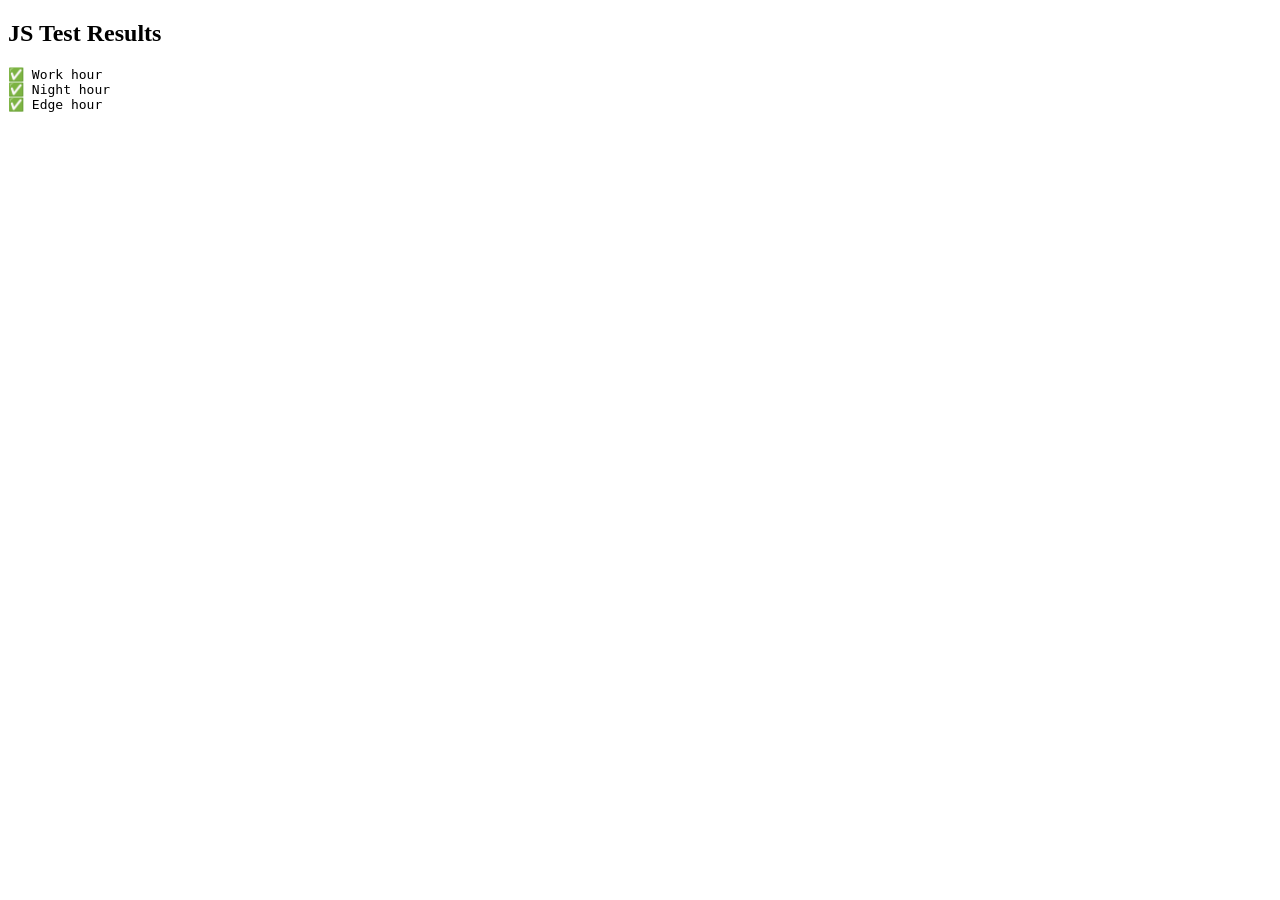
<file: test.html>
<!DOCTYPE html>
<html>
<head>
  <title>Test Runner</title>
</head>
<body>

<h2>JS Test Results</h2>
<pre id="output"></pre>

<script>
function calculatePain(hour) {
  if (hour >= 9 && hour <= 16) return 0;
  if (hour === 8 || (hour >= 17 && hour <= 19)) return 10;
  return 50;
}

function log(msg) {
  document.getElementById("output").textContent += msg + "\n";
}

function test(name, condition) {
  if (condition) {
    log("✅ " + name);
  } else {
    log("❌ " + name);
  }
}

// Tests
test("Work hour", calculatePain(10) === 0);
test("Night hour", calculatePain(22) === 50);
test("Edge hour", calculatePain(8) === 10);

</script>

</body>
</html>
</file>
<file: css/main.css>
/* ════════════════════════════════════════════
   TIMEZONE COORDINATOR — DESIGN SYSTEM
════════════════════════════════════════════ */

/* ── TOKENS ─── */
:root {
    /* Brand */
    --brand-from: #5B4FE9;
    --brand-to: #E84393;
    --brand-grad: linear-gradient(135deg, #5B4FE9 0%, #E84393 100%);

    /* Surface (light) */
    --c-bg: #F8F8FC;
    --c-surface: #FFFFFF;
    --c-surface-2: #F2F2F8;
    --c-surface-3: #E9E9F2;

    /* Text (light) */
    --c-text-1: #0D0D1A;
    --c-text-2: #3D3D5C;
    --c-text-3: #7878A0;

    /* Border */
    --c-border: #E4E4EE;
    --c-border-2: #D2D2E4;

    /* Semantic */
    --c-success: #059669;
    --c-success-bg: #ECFDF5;
    --c-warning: #D97706;
    --c-warning-bg: #FFFBEB;
    --c-danger: #DC2626;
    --c-danger-bg: #FEF2F2;
    --c-info: #2563EB;
    --c-info-bg: #EFF6FF;

    /* Accent */
    --c-accent: #5B4FE9;

    /* Japanese ink tones */
    --c-ink-1: #1A1A2E;
    --c-ink-2: #2D2D4A;
    --c-ink-3: #8888AA;
    --c-washi: rgba(248, 246, 240, 0.6);

    /* Shadow */
    --shadow-xs: 0 1px 2px rgba(0, 0, 0, .04);
    --shadow-sm: 0 2px 8px rgba(0, 0, 0, .06);
    --shadow-md: 0 4px 16px rgba(0, 0, 0, .08);
    --shadow-lg: 0 8px 32px rgba(0, 0, 0, .11);
    --shadow-xl: 0 20px 60px rgba(0, 0, 0, .14);
    --shadow-brand: 0 4px 20px rgba(91, 79, 233, .32);

    /* Radius */
    --r-xs: 4px;
    --r-sm: 6px;
    --r-md: 10px;
    --r-lg: 14px;
    --r-xl: 20px;
    --r-2xl: 28px;
    --r-full: 9999px;

    /* Spacing */
    --sp-1: 4px;
    --sp-2: 8px;
    --sp-3: 12px;
    --sp-4: 16px;
    --sp-5: 20px;
    --sp-6: 24px;
    --sp-8: 32px;
    --sp-10: 40px;
    --sp-12: 48px;
    --sp-16: 64px;

    /* Type */
    --font: 'Inter', -apple-system, BlinkMacSystemFont, 'Segoe UI', sans-serif;
    --mono: 'JetBrains Mono', 'Fira Code', 'Courier New', monospace;

    /* Easing */
    --ease: cubic-bezier(0.4, 0, 0.2, 1);
    --ease-out: cubic-bezier(0.16, 1, 0.3, 1);
    --ease-bounce: cubic-bezier(0.34, 1.56, 0.64, 1);
    --t-fast: 120ms;
    --t-base: 220ms;
    --t-slow: 380ms;

    /* Nav */
    --nav-h: 60px;
}

/* ── DARK MODE TOKENS ─── */
[data-theme="dark"] {
    --c-bg: #0B0B16;
    --c-surface: #12121E;
    --c-surface-2: #1A1A2E;
    --c-surface-3: #222238;

    --c-text-1: #F0F0FA;
    --c-text-2: #AEAECE;
    --c-text-3: #646488;

    --c-border: #222240;
    --c-border-2: #2E2E50;

    --c-success-bg: #042714;
    --c-warning-bg: #1C1608;
    --c-danger-bg: #1E0808;
    --c-info-bg: #071228;

    --c-accent: #7B72FF;
    --brand-from: #7B72FF;
    --brand-to: #FF6BB5;
    --brand-grad: linear-gradient(135deg, #7B72FF 0%, #FF6BB5 100%);

    --c-ink-1: #E8E8FF;
    --c-ink-2: #C0C0E8;
    --c-ink-3: #606088;
    --c-washi: rgba(18, 18, 30, 0.8);

    --shadow-sm: 0 2px 8px rgba(0, 0, 0, .35);
    --shadow-md: 0 4px 16px rgba(0, 0, 0, .45);
    --shadow-lg: 0 8px 32px rgba(0, 0, 0, .55);
    --shadow-xl: 0 20px 60px rgba(0, 0, 0, .65);
    --shadow-brand: 0 4px 24px rgba(123, 114, 255, .4);
}

/* ── RESET ─── */
*,
*::before,
*::after {
    box-sizing: border-box;
    margin: 0;
    padding: 0;
}

html {
    scroll-behavior: smooth;
    font-size: 16px;
    -webkit-text-size-adjust: 100%;
    text-rendering: optimizeLegibility;
}

body {
    font-family: var(--font);
    font-size: 15px;
    line-height: 1.65;
    color: var(--c-text-1);
    background: var(--c-bg);
    min-height: 100vh;
    -webkit-font-smoothing: antialiased;
    -moz-osx-font-smoothing: grayscale;
    transition:
        background var(--t-slow) var(--ease),
        color var(--t-slow) var(--ease);

    /* Subtle washi paper grain in light mode */
    background-image:
        radial-gradient(circle at 20% 10%,
            rgba(91, 79, 233, .03) 0%, transparent 50%),
        radial-gradient(circle at 80% 90%,
            rgba(232, 67, 147, .02) 0%, transparent 50%);
}

[data-theme="dark"] body {
    background-image:
        radial-gradient(circle at 20% 10%,
            rgba(123, 114, 255, .04) 0%, transparent 50%),
        radial-gradient(circle at 80% 90%,
            rgba(255, 107, 181, .03) 0%, transparent 50%);
}

img,
svg {
    display: block;
    max-width: 100%;
}

a {
    color: var(--c-accent);
    text-decoration: none;
}

a:hover {
    opacity: 0.8;
}

ul,
ol {
    list-style: none;
}

button {
    font-family: inherit;
    cursor: pointer;
    border: none;
    background: none;
}

input,
select,
textarea {
    font-family: inherit;
}

code {
    font-family: var(--mono);
    font-size: 0.88em;
    background: var(--c-surface-2);
    border: 1px solid var(--c-border);
    border-radius: var(--r-xs);
    padding: 1px 6px;
    color: var(--c-accent);
}

/* ── LAYOUT ─── */
.container {
    width: 100%;
    max-width: 1080px;
    margin-inline: auto;
    padding-inline: var(--sp-6);
}

/* ── GRADIENT TEXT ──── */
.gradient-text {
    background: var(--brand-grad);
    -webkit-background-clip: text;
    -webkit-text-fill-color: transparent;
    background-clip: text;
}

/* ── NAVBAR ──── */
.navbar {
    height: var(--nav-h);
    position: sticky;
    top: 0;
    z-index: 500;
    background: rgba(248, 248, 252, 0.88);
    backdrop-filter: blur(24px) saturate(180%);
    -webkit-backdrop-filter: blur(24px) saturate(180%);
    border-bottom: 1px solid var(--c-border);
    transition:
        background var(--t-slow) var(--ease),
        border-color var(--t-slow) var(--ease);
}

[data-theme="dark"] .navbar {
    background: rgba(11, 11, 22, 0.92);
}

.navbar-inner {
    height: 100%;
    display: flex;
    align-items: center;
    justify-content: space-between;
    gap: var(--sp-4);
}

/* ── BRAND ── */
.brand {
    display: flex;
    align-items: center;
    gap: var(--sp-3);
    text-decoration: none;
    flex-shrink: 0;
}

.brand-logo {
    width: 34px;
    height: 34px;
    background: var(--brand-grad);
    border-radius: var(--r-md);
    display: flex;
    align-items: center;
    justify-content: center;
    flex-shrink: 0;
    box-shadow: var(--shadow-brand);
    transition: transform var(--t-base) var(--ease-bounce),
        box-shadow var(--t-base) var(--ease);
}

.brand-logo:hover {
    transform: rotate(-5deg) scale(1.08);
}

.brand-logo svg {
    width: 18px;
    height: 18px;
    stroke: #fff;
}

.brand-name {
    font-size: 15px;
    color: var(--c-text-1);
    letter-spacing: -0.02em;
}

.brand-name strong {
    background: var(--brand-grad);
    -webkit-background-clip: text;
    -webkit-text-fill-color: transparent;
    background-clip: text;
}

/* ── NAV LINKS ─── */
.nav-links {
    display: flex;
    align-items: center;
    gap: 2px;
}

.nav-link {
    display: flex;
    align-items: center;
    gap: 6px;
    padding: 6px 12px;
    font-size: 13px;
    font-weight: 500;
    color: var(--c-text-2);
    border-radius: var(--r-sm);
    transition: all var(--t-fast) var(--ease);
    text-decoration: none;
}

.nav-link svg {
    width: 14px;
    height: 14px;
    flex-shrink: 0;
}

.nav-link:hover {
    color: var(--c-text-1);
    background: var(--c-surface-2);
    opacity: 1;
    transform: translateY(-1px);
}

.nav-link--active {
    color: var(--c-accent);
    background: var(--c-info-bg);
}

.nav-link--active:hover {
    color: var(--c-accent);
    background: var(--c-info-bg);
    transform: none;
}

/* ── THEME TOGGLE ──── */
.nav-actions {
    display: flex;
    align-items: center;
    gap: var(--sp-2);
}

.theme-btn {
    width: 36px;
    height: 36px;
    display: flex;
    align-items: center;
    justify-content: center;
    background: var(--c-surface-2);
    border: 1px solid var(--c-border);
    border-radius: var(--r-md);
    color: var(--c-text-2);
    position: relative;
    overflow: hidden;
    transition: all var(--t-fast) var(--ease);
}

.theme-btn:hover {
    border-color: var(--c-accent);
    color: var(--c-accent);
    background: var(--c-info-bg);
    transform: rotate(15deg);
}

.theme-btn svg {
    width: 16px;
    height: 16px;
    position: absolute;
    transition: all var(--t-base) var(--ease-bounce);
}

[data-theme="light"] .icon-sun {
    opacity: 1;
    transform: scale(1) rotate(0deg);
}

[data-theme="light"] .icon-moon {
    opacity: 0;
    transform: scale(0.4) rotate(-90deg);
}

[data-theme="dark"] .icon-sun {
    opacity: 0;
    transform: scale(0.4) rotate(90deg);
}

[data-theme="dark"] .icon-moon {
    opacity: 1;
    transform: scale(1) rotate(0deg);
}

.icon-sun {
    opacity: 1;
    transform: scale(1);
}

.icon-moon {
    opacity: 0;
    transform: scale(0.4);
}

/* ── HERO ── */
.hero {
    padding: var(--sp-16) 0 var(--sp-12);
    position: relative;
    overflow: hidden;
}

.hero::before {
    content: '';
    position: absolute;
    inset: 0;
    background-image: radial-gradient(circle, var(--c-border) 1px, transparent 1px);
    background-size: 32px 32px;
    opacity: 0.45;
    pointer-events: none;
    mask-image: radial-gradient(ellipse 85% 80% at 50% 50%,
            black 0%, transparent 100%);
}

/* Soft glow */
.hero::after {
    content: '';
    position: absolute;
    inset: 0;
    background:
        radial-gradient(ellipse 65% 55% at 20% 35%,
            rgba(91, 79, 233, .07) 0%, transparent 65%),
        radial-gradient(ellipse 55% 50% at 80% 65%,
            rgba(232, 67, 147, .05) 0%, transparent 65%);
    pointer-events: none;
}

.hero-content {
    position: relative;
    z-index: 1;
    max-width: 680px;
    margin-inline: auto;
    text-align: center;
}

/* ── HERO BADGE ── */
.hero-badge {
    display: inline-flex;
    align-items: center;
    gap: var(--sp-2);
    padding: 5px 14px;
    background: var(--c-surface);
    border: 1px solid var(--c-border);
    border-radius: var(--r-full);
    font-size: 12px;
    font-weight: 500;
    color: var(--c-text-2);
    margin-bottom: var(--sp-6);
    box-shadow: var(--shadow-xs);
}

.hero-badge-icon {
    width: 16px;
    height: 16px;
    flex-shrink: 0;
    stroke: var(--c-success);
    fill: none;
    stroke-width: 2;
    stroke-linecap: round;
    stroke-linejoin: round;
}

.hero-title {
    font-size: clamp(2.1rem, 5vw, 3.4rem);
    font-weight: 800;
    letter-spacing: -0.04em;
    line-height: 1.1;
    color: var(--c-text-1);
    margin-bottom: var(--sp-5);
}

.hero-desc {
    font-size: 17px;
    color: var(--c-text-2);
    line-height: 1.75;
    margin-bottom: var(--sp-8);
    max-width: 500px;
    margin-inline: auto;
}

.hero-buttons {
    display: flex;
    gap: var(--sp-3);
    justify-content: center;
    flex-wrap: wrap;
    margin-bottom: var(--sp-12);
}

/* ── HERO STATS ──────────────────────────── */
.hero-stats {
    display: inline-flex;
    align-items: center;
    background: var(--c-surface);
    border: 1px solid var(--c-border);
    border-radius: var(--r-xl);
    padding: var(--sp-5) var(--sp-8);
    box-shadow: var(--shadow-sm);
}

.hero-stat {
    text-align: center;
    padding: 0 var(--sp-8);
}

.hero-stat-divider {
    width: 1px;
    height: 40px;
    background: var(--c-border);
    flex-shrink: 0;
}

.hero-stat-num {
    font-size: 28px;
    font-weight: 800;
    font-family: var(--mono);
    background: var(--brand-grad);
    -webkit-background-clip: text;
    -webkit-text-fill-color: transparent;
    background-clip: text;
    line-height: 1.1;
    transition: transform var(--t-base) var(--ease-bounce);
}

.hero-stat-num.bump {
    transform: scale(1.25);
}

.hero-stat-label {
    font-size: 11px;
    font-weight: 500;
    color: var(--c-text-3);
    text-transform: uppercase;
    letter-spacing: 0.08em;
    margin-top: 3px;
}

/* ── INK DIVIDER ─────────────────────────── */
.ink-divider {
    width: 100%;
    overflow: hidden;
    line-height: 0;
    margin-top: var(--sp-6);
}

.ink-divider svg {
    display: block;
    width: 100%;
    height: 40px;
}

/* ── MA (NEGATIVE SPACE) SECTION ─────────── */
.main {
    padding-block: var(--sp-12);
    min-height: 60vh;
}

.app-section {
    margin-bottom: var(--sp-8);
}

/* Section breathe space  */
.app-section+.app-section {
    padding-top: var(--sp-4);
}

.section-header {
    display: flex;
    align-items: flex-start;
    justify-content: space-between;
    gap: var(--sp-4);
    margin-bottom: var(--sp-6);
    flex-wrap: wrap;
}

.section-title {
    font-size: 20px;
    font-weight: 700;
    color: var(--c-text-1);
    letter-spacing: -0.02em;
    margin-bottom: 2px;
}

.section-subtitle {
    font-size: 13px;
    color: var(--c-text-3);
    line-height: 1.5;
}

/* ── BUTTONS ─────────────────────────────── */
.btn {
    display: inline-flex;
    align-items: center;
    justify-content: center;
    gap: 7px;
    padding: 9px 18px;
    font-size: 13px;
    font-weight: 600;
    font-family: var(--font);
    border-radius: var(--r-md);
    border: 1.5px solid transparent;
    cursor: pointer;
    text-decoration: none;
    white-space: nowrap;
    line-height: 1;
    transition:
        transform var(--t-fast) var(--ease-bounce),
        box-shadow var(--t-fast) var(--ease),
        background var(--t-fast) var(--ease),
        border-color var(--t-fast) var(--ease),
        color var(--t-fast) var(--ease),
        opacity var(--t-fast) var(--ease);
    user-select: none;
    position: relative;
    overflow: hidden;
}

/* Ripple base */
.btn::after {
    content: '';
    position: absolute;
    inset: 0;
    background: rgba(255, 255, 255, 0);
    transition: background var(--t-fast);
    border-radius: inherit;
}

.btn:active:not(:disabled)::after {
    background: rgba(255, 255, 255, 0.15);
}

.btn svg {
    width: 14px;
    height: 14px;
    flex-shrink: 0;
    position: relative;
    z-index: 1;
}

.btn span,
.btn strong {
    position: relative;
    z-index: 1;
}

.btn:disabled {
    opacity: 0.4;
    cursor: not-allowed;
    transform: none !important;
    box-shadow: none !important;
}

.btn:focus-visible {
    outline: 2.5px solid var(--c-accent);
    outline-offset: 3px;
}

.btn:active:not(:disabled) {
    transform: scale(0.96);
}

/* Primary */
.btn--primary {
    background: var(--brand-grad);
    color: #fff;
    border-color: transparent;
    box-shadow: var(--shadow-brand);
}

.btn--primary:hover:not(:disabled) {
    transform: translateY(-2px);
    box-shadow: 0 8px 28px rgba(91, 79, 233, .48);
    opacity: 1;
}

/* Secondary */
.btn--secondary {
    background: var(--c-surface);
    color: var(--c-text-1);
    border-color: var(--c-border);
    box-shadow: var(--shadow-xs);
}

.btn--secondary:hover:not(:disabled) {
    border-color: var(--c-accent);
    color: var(--c-accent);
    background: var(--c-info-bg);
    transform: translateY(-1px);
    box-shadow: var(--shadow-sm);
    opacity: 1;
}

/* Ghost */
.btn--ghost {
    background: transparent;
    color: var(--c-text-2);
    border-color: var(--c-border);
}

.btn--ghost:hover:not(:disabled) {
    background: var(--c-surface-2);
    color: var(--c-text-1);
    transform: translateY(-1px);
    opacity: 1;
}

/* Danger ghost */
.btn--danger-ghost {
    background: transparent;
    color: var(--c-danger);
    border-color: rgba(220, 38, 38, .2);
}

.btn--danger-ghost:hover:not(:disabled) {
    background: var(--c-danger-bg);
    border-color: var(--c-danger);
    transform: translateY(-1px);
    opacity: 1;
}

/* White (for dark CTA) */
.btn--white {
    background: #fff;
    color: var(--brand-from);
    border-color: transparent;
    box-shadow: var(--shadow-md);
    font-weight: 700;
}

.btn--white:hover:not(:disabled) {
    transform: translateY(-2px);
    box-shadow: var(--shadow-lg);
    opacity: 1;
}

/* Sizes */
.btn--lg {
    padding: 12px 26px;
    font-size: 15px;
    border-radius: var(--r-lg);
}

.btn--sm {
    padding: 5px 10px;
    font-size: 12px;
    border-radius: var(--r-sm);
}

.btn--icon {
    width: 32px;
    height: 32px;
    padding: 0;
    border-radius: var(--r-md);
}

/* ── CARDS ───────────────────────────────── */
.card {
    background: var(--c-surface);
    border: 1px solid var(--c-border);
    border-radius: var(--r-xl);
    overflow: hidden;
    box-shadow: var(--shadow-sm);
    transition:
        background var(--t-slow) var(--ease),
        border-color var(--t-slow) var(--ease),
        box-shadow var(--t-base) var(--ease);
}

.card:hover {
    box-shadow: var(--shadow-md);
}

.card-header {
    padding: var(--sp-5) var(--sp-6);
    border-bottom: 1px solid var(--c-border);
}

.card-title {
    display: flex;
    align-items: center;
    gap: var(--sp-2);
    font-size: 15px;
    font-weight: 700;
    color: var(--c-text-1);
    letter-spacing: -0.01em;
}

.card-title svg {
    width: 16px;
    height: 16px;
    stroke: var(--c-accent);
}

.card-subtitle {
    font-size: 12px;
    color: var(--c-text-3);
    margin-top: 4px;
    line-height: 1.5;
}

.card-body {
    padding: var(--sp-5) var(--sp-6);
}

/* ── FOOTER ──────────────────────────────── */
.footer {
    border-top: 1px solid var(--c-border);
    padding: var(--sp-6) 0;
    background: var(--c-surface);
    position: relative;
}

/* Ink brush top edge */
.footer::before {
    content: '';
    position: absolute;
    top: -1px;
    left: 10%;
    right: 10%;
    height: 1px;
    background: var(--brand-grad);
    opacity: 0.3;
    border-radius: var(--r-full);
}

.footer-inner {
    display: flex;
    align-items: center;
    justify-content: space-between;
    gap: var(--sp-4);
    flex-wrap: wrap;
}

.footer-copy {
    font-size: 13px;
    color: var(--c-text-3);
}

.footer-links {
    display: flex;
    gap: var(--sp-5);
}

.footer-link {
    font-size: 12px;
    font-weight: 500;
    color: var(--c-text-3);
    text-transform: uppercase;
    letter-spacing: 0.08em;
    transition: color var(--t-fast);
    text-decoration: none;
}

.footer-link:hover {
    color: var(--c-accent);
    opacity: 1;
}

/* ── ABOUT PAGE STYLES ───────────────────── */

/* About Hero */
.about-hero {
    padding: var(--sp-16) 0 var(--sp-10);
    position: relative;
    overflow: hidden;
}

.about-hero::before {
    content: '';
    position: absolute;
    inset: 0;
    background-image: radial-gradient(circle, var(--c-border) 1px, transparent 1px);
    background-size: 32px 32px;
    opacity: 0.4;
    pointer-events: none;
    mask-image: radial-gradient(ellipse 85% 80% at 50% 50%,
            black 0%, transparent 100%);
}

.about-hero-inner {
    position: relative;
    z-index: 1;
    max-width: 680px;
    margin-inline: auto;
    text-align: center;
}

.about-hero-badge {
    display: inline-flex;
    align-items: center;
    gap: var(--sp-2);
    padding: 5px 14px;
    background: var(--c-surface);
    border: 1px solid var(--c-border);
    border-radius: var(--r-full);
    font-size: 12px;
    font-weight: 600;
    color: var(--c-text-2);
    margin-bottom: var(--sp-6);
    box-shadow: var(--shadow-xs);
    text-transform: uppercase;
    letter-spacing: 0.08em;
}

.about-hero-badge svg {
    width: 14px;
    height: 14px;
    stroke: var(--c-accent);
}

.about-hero-title {
    font-size: clamp(2rem, 4.5vw, 3.2rem);
    font-weight: 800;
    letter-spacing: -0.04em;
    line-height: 1.1;
    color: var(--c-text-1);
    margin-bottom: var(--sp-5);
}

.about-hero-desc {
    font-size: 17px;
    color: var(--c-text-2);
    line-height: 1.75;
    margin-bottom: var(--sp-8);
    max-width: 500px;
    margin-inline: auto;
}

.about-hero-desc em {
    color: var(--c-accent);
    font-style: normal;
    font-weight: 600;
}

/* About Sections */
.about-section {
    padding: var(--sp-16) 0;
    position: relative;
}

.about-section--tinted {
    background: var(--c-surface-2);
    border-top: 1px solid var(--c-border);
    border-bottom: 1px solid var(--c-border);
}

.about-section-label {
    font-size: 11px;
    font-weight: 700;
    color: var(--c-accent);
    text-transform: uppercase;
    letter-spacing: 0.12em;
    margin-bottom: var(--sp-2);
}

.about-section-title {
    font-size: clamp(1.5rem, 3vw, 2.2rem);
    font-weight: 800;
    letter-spacing: -0.03em;
    color: var(--c-text-1);
    margin-bottom: var(--sp-4);
    line-height: 1.2;
}

.about-section-desc {
    font-size: 15px;
    color: var(--c-text-2);
    max-width: 560px;
    line-height: 1.75;
    margin-bottom: var(--sp-8);
}

/* Steps grid */
.steps-grid {
    display: flex;
    align-items: flex-start;
    gap: 0;
    margin-top: var(--sp-10);
    flex-wrap: wrap;
}

.step-card {
    flex: 1;
    min-width: 200px;
    background: var(--c-surface);
    border: 1px solid var(--c-border);
    border-radius: var(--r-xl);
    padding: var(--sp-6);
    position: relative;
    transition:
        transform var(--t-base) var(--ease-bounce),
        box-shadow var(--t-base) var(--ease),
        border-color var(--t-base) var(--ease);
}

.step-card:hover {
    transform: translateY(-4px);
    box-shadow: var(--shadow-md);
    border-color: rgba(91, 79, 233, .3);
}

.step-connector {
    display: flex;
    align-items: center;
    justify-content: center;
    padding: 0 var(--sp-3);
    padding-top: var(--sp-10);
    flex-shrink: 0;
}

.step-connector svg {
    width: 40px;
    height: 24px;
}

.step-num {
    font-family: var(--mono);
    font-size: 11px;
    font-weight: 700;
    color: var(--c-accent);
    background: var(--c-info-bg);
    border: 1px solid rgba(37, 99, 235, .15);
    border-radius: var(--r-full);
    padding: 2px 8px;
    display: inline-block;
    margin-bottom: var(--sp-4);
    letter-spacing: 0.04em;
}

.step-icon {
    width: 44px;
    height: 44px;
    background: linear-gradient(135deg,
            rgba(91, 79, 233, .1) 0%,
            rgba(232, 67, 147, .1) 100%);
    border: 1px solid rgba(91, 79, 233, .15);
    border-radius: var(--r-lg);
    display: flex;
    align-items: center;
    justify-content: center;
    margin-bottom: var(--sp-4);
}

.step-icon svg {
    width: 22px;
    height: 22px;
    stroke: var(--c-accent);
}

.step-title {
    font-size: 15px;
    font-weight: 700;
    color: var(--c-text-1);
    letter-spacing: -0.01em;
    margin-bottom: var(--sp-2);
}

.step-desc {
    font-size: 13px;
    color: var(--c-text-2);
    line-height: 1.7;
}

/* Pain scale grid */
.pain-scale-grid {
    display: grid;
    grid-template-columns: repeat(auto-fit, minmax(200px, 1fr));
    gap: var(--sp-4);
    margin-bottom: var(--sp-8);
}

.pain-scale-item {
    border-radius: var(--r-xl);
    padding: var(--sp-5);
    border: 1px solid;
    transition: transform var(--t-base) var(--ease-bounce);
}

.pain-scale-item:hover {
    transform: translateY(-3px);
}

.pain-scale--perfect {
    background: var(--c-success-bg);
    border-color: rgba(5, 150, 105, .2);
}

.pain-scale--low {
    background: #F0FDF4;
    border-color: rgba(22, 101, 52, .15);
}

.pain-scale--mid {
    background: var(--c-warning-bg);
    border-color: rgba(217, 119, 6, .2);
}

.pain-scale--high {
    background: var(--c-danger-bg);
    border-color: rgba(220, 38, 38, .2);
}

[data-theme="dark"] .pain-scale--low {
    background: rgba(5, 150, 105, .08);
    border-color: rgba(5, 150, 105, .15);
}

.psi-score {
    font-family: var(--mono);
    font-size: 24px;
    font-weight: 800;
    margin-bottom: var(--sp-1);
}

.pain-scale--perfect .psi-score {
    color: var(--c-success);
}

.pain-scale--low .psi-score {
    color: #16A34A;
}

.pain-scale--mid .psi-score {
    color: var(--c-warning);
}

.pain-scale--high .psi-score {
    color: var(--c-danger);
}

.psi-label {
    font-size: 13px;
    font-weight: 700;
    margin-bottom: 3px;
}

.pain-scale--perfect .psi-label {
    color: var(--c-success);
}

.pain-scale--low .psi-label {
    color: #16A34A;
}

.pain-scale--mid .psi-label {
    color: var(--c-warning);
}

.pain-scale--high .psi-label {
    color: var(--c-danger);
}

.psi-hours {
    font-size: 11px;
    font-family: var(--mono);
    color: var(--c-text-3);
    margin-bottom: var(--sp-2);
}

.psi-desc {
    font-size: 12px;
    color: var(--c-text-2);
    line-height: 1.5;
}

/* Pain timeline bar */
.pain-timeline {
    background: var(--c-surface);
    border: 1px solid var(--c-border);
    border-radius: var(--r-xl);
    padding: var(--sp-5) var(--sp-6);
    box-shadow: var(--shadow-xs);
}

.pt-label-row {
    display: flex;
    justify-content: space-between;
    margin-bottom: var(--sp-2);
}

.pt-label-row span {
    font-family: var(--mono);
    font-size: 10px;
    color: var(--c-text-3);
}

.pt-bar-row {
    display: flex;
    height: 28px;
    border-radius: var(--r-md);
    overflow: hidden;
    gap: 1px;
    margin-bottom: var(--sp-4);
    border: 1px solid var(--c-border);
}

.pt-seg {
    height: 100%;
    transition: opacity var(--t-fast);
    cursor: default;
    border-radius: 0;
}

.pt-seg:hover {
    opacity: 0.75;
}

.pt-seg--perfect {
    background: #059669;
}

.pt-seg--low {
    background: #34D399;
}

.pt-seg--mid {
    background: #F59E0B;
}

.pt-seg--high {
    background: #EF4444;
}

.pt-seg--blocked {
    background: #DC2626;
}

.pt-legend {
    display: flex;
    gap: var(--sp-4);
    flex-wrap: wrap;
}

.pt-legend-item {
    display: flex;
    align-items: center;
    gap: 5px;
    font-size: 11px;
    color: var(--c-text-2);
    font-weight: 500;
}

.pt-dot {
    width: 10px;
    height: 10px;
    border-radius: 3px;
    flex-shrink: 0;
}

.pt-dot--perfect {
    background: #059669;
}

.pt-dot--low {
    background: #34D399;
}

.pt-dot--mid {
    background: #F59E0B;
}

.pt-dot--blocked {
    background: #DC2626;
}

/* Two column layout */
.about-two-col {
    display: grid;
    grid-template-columns: 1fr 1fr;
    gap: var(--sp-12);
    align-items: center;
}

.about-col-desc {
    font-size: 15px;
    color: var(--c-text-2);
    line-height: 1.8;
    margin-bottom: var(--sp-6);
}

.about-feature-list {
    display: flex;
    flex-direction: column;
    gap: var(--sp-3);
}

.afl-item {
    display: flex;
    align-items: center;
    gap: var(--sp-3);
    font-size: 14px;
    color: var(--c-text-1);
    font-weight: 500;
}

.afl-icon {
    width: 24px;
    height: 24px;
    background: var(--c-success-bg);
    border-radius: var(--r-sm);
    display: flex;
    align-items: center;
    justify-content: center;
    flex-shrink: 0;
}

.afl-icon svg {
    width: 13px;
    height: 13px;
    stroke: var(--c-success);
}

/* Fairness visual mockup */
.about-col-visual {
    display: flex;
    align-items: center;
    justify-content: center;
}

.fairness-visual {
    width: 100%;
    background: var(--c-surface);
    border: 1px solid var(--c-border);
    border-radius: var(--r-2xl);
    padding: var(--sp-5);
    box-shadow: var(--shadow-md);
}

.fv-header {
    display: flex;
    align-items: center;
    justify-content: space-between;
    margin-bottom: var(--sp-5);
}

.fv-title {
    font-size: 13px;
    font-weight: 700;
    color: var(--c-text-1);
}

.fv-bars {
    display: flex;
    flex-direction: column;
    gap: var(--sp-3);
    margin-bottom: var(--sp-4);
}

.fv-bar-row {
    display: grid;
    grid-template-columns: 70px 1fr 36px;
    align-items: center;
    gap: var(--sp-2);
}

.fv-name {
    font-size: 11px;
    font-weight: 600;
    color: var(--c-text-2);
    white-space: nowrap;
}

.fv-track {
    height: 6px;
    background: var(--c-surface-2);
    border: 1px solid var(--c-border);
    border-radius: var(--r-full);
    overflow: hidden;
}

.fv-fill {
    height: 100%;
    border-radius: var(--r-full);
    transition: width 1.2s var(--ease-out);
}

.fv-fill--low {
    background: linear-gradient(90deg, #059669, #34D399);
}

.fv-fill--mid {
    background: linear-gradient(90deg, #D97706, #F59E0B);
}

.fv-val {
    font-family: var(--mono);
    font-size: 11px;
    font-weight: 700;
    color: var(--c-text-2);
    text-align: right;
}

.fv-footer {
    display: flex;
    align-items: center;
    justify-content: space-between;
    padding-top: var(--sp-4);
    border-top: 1px solid var(--c-border);
    flex-wrap: wrap;
    gap: var(--sp-2);
}

/* Privacy block */
.privacy-block {
    max-width: 640px;
    margin-inline: auto;
    text-align: center;
}

.privacy-icon {
    width: 64px;
    height: 64px;
    background: var(--brand-grad);
    border-radius: var(--r-xl);
    display: flex;
    align-items: center;
    justify-content: center;
    margin: 0 auto var(--sp-5);
    box-shadow: var(--shadow-brand);
    animation: floatIcon 3s ease-in-out infinite;
}

@keyframes floatIcon {

    0%,
    100% {
        transform: translateY(0);
    }

    50% {
        transform: translateY(-6px);
    }
}

.privacy-icon svg {
    width: 30px;
    height: 30px;
    stroke: #fff;
}

.privacy-title {
    font-size: 24px;
    font-weight: 800;
    letter-spacing: -0.03em;
    color: var(--c-text-1);
    margin-bottom: var(--sp-4);
}

.privacy-desc {
    font-size: 15px;
    color: var(--c-text-2);
    line-height: 1.8;
    margin-bottom: var(--sp-6);
}

.privacy-chips {
    display: flex;
    flex-wrap: wrap;
    gap: var(--sp-2);
    justify-content: center;
}

/* FAQ */
.faq-list {
    max-width: 700px;
    display: flex;
    flex-direction: column;
    gap: var(--sp-2);
}

.faq-item {
    background: var(--c-surface);
    border: 1px solid var(--c-border);
    border-radius: var(--r-xl);
    overflow: hidden;
    transition: border-color var(--t-base) var(--ease);
}

.faq-item[open] {
    border-color: rgba(91, 79, 233, .35);
    box-shadow: var(--shadow-sm);
}

.faq-q {
    display: flex;
    align-items: center;
    justify-content: space-between;
    gap: var(--sp-4);
    padding: var(--sp-4) var(--sp-5);
    font-size: 14px;
    font-weight: 600;
    color: var(--c-text-1);
    cursor: pointer;
    list-style: none;
    transition: background var(--t-fast);
}

.faq-q::-webkit-details-marker {
    display: none;
}

.faq-q:hover {
    background: var(--c-surface-2);
}

.faq-chevron {
    width: 16px;
    height: 16px;
    stroke: var(--c-text-3);
    flex-shrink: 0;
    transition: transform var(--t-base) var(--ease);
}

.faq-item[open] .faq-chevron {
    transform: rotate(180deg);
    stroke: var(--c-accent);
}

.faq-a {
    padding: var(--sp-4) var(--sp-5);
    font-size: 13px;
    color: var(--c-text-2);
    line-height: 1.75;
    border-top: 1px solid var(--c-border);
    background: var(--c-surface-2);
}

/* About CTA */
.about-cta {
    padding: var(--sp-16) 0;
    background: var(--brand-grad);
    position: relative;
    overflow: hidden;
}

.about-cta::before {
    content: '';
    position: absolute;
    inset: 0;
    background-image: radial-gradient(circle, rgba(255, 255, 255, .06) 1px, transparent 1px);
    background-size: 28px 28px;
    pointer-events: none;
}

.about-cta-inner {
    position: relative;
    z-index: 1;
    text-align: center;
    max-width: 500px;
    margin-inline: auto;
}

.about-cta-title {
    font-size: clamp(1.8rem, 4vw, 2.8rem);
    font-weight: 800;
    color: white;
    letter-spacing: -0.04em;
    margin-bottom: var(--sp-4);
}

.about-cta-desc {
    color: rgba(255, 255, 255, .8);
    font-size: 16px;
    line-height: 1.7;
    margin-bottom: var(--sp-8);
}

/* ── RESPONSIVE ──────────────────────────── */
@media (max-width: 900px) {
    .steps-grid {
        flex-direction: column;
    }

    .step-connector {
        display: none;
    }

    .about-two-col {
        grid-template-columns: 1fr;
        gap: var(--sp-8);
    }
}

@media (max-width: 768px) {
    :root {
        --nav-h: 54px;
    }

    .hero {
        padding: var(--sp-12) 0 var(--sp-10);
    }

    .hero-stats {
        flex-direction: column;
        width: 100%;
    }

    .hero-stat-divider {
        width: 60%;
        height: 1px;
    }

    .hero-stat {
        padding: var(--sp-4) 0;
    }

    .container {
        padding-inline: var(--sp-4);
    }

    .about-hero {
        padding: var(--sp-12) 0 var(--sp-8);
    }

    .about-section {
        padding: var(--sp-10) 0;
    }
}

@media (max-width: 480px) {
    .hero-title {
        font-size: 1.9rem;
    }

    .btn--lg {
        padding: 10px 18px;
        font-size: 14px;
    }

    .about-hero-title {
        font-size: 1.7rem;
    }
}
</file>
<file: css/components.css>
/* ── CSS VARS FOR WORLD MAP (theme-aware) ── */
:root {
    --wm-ocean: #C8DCF0;
    --wm-land: #D4C9A8;
    --wm-land-stroke: #B8AA88;
    --wm-night: #1A1F3A;
    --wm-grid: #8899BB;
    --wm-label: #556688;
    --wm-pin-border: #FFFFFF;
    --wm-tooltip-bg: #FFFFFF;
    --wm-tooltip-border: #E4E4EE;
    --wm-tooltip-text1: #0D0D1A;
    --wm-tooltip-text2: #3D3D5C;
}

[data-theme="dark"] {
    --wm-ocean: #0D1B2A;
    --wm-land: #2A3040;
    --wm-land-stroke: #3A4055;
    --wm-night: #050812;
    --wm-grid: #2A3550;
    --wm-label: #446688;
    --wm-pin-border: #12121E;
    --wm-tooltip-bg: #1A1A2E;
    --wm-tooltip-border: #222240;
    --wm-tooltip-text1: #F0F0FA;
    --wm-tooltip-text2: #AEAECE;
}

/* ── CHIPS / BADGES ──────────────────────── */
.chip {
    display: inline-flex;
    align-items: center;
    gap: 4px;
    padding: 3px 10px;
    font-size: 11px;
    font-weight: 600;
    letter-spacing: 0.04em;
    border-radius: var(--r-full);
    background: var(--c-surface-2);
    color: var(--c-text-2);
    border: 1px solid var(--c-border);
    white-space: nowrap;
}

.chip--green {
    background: var(--c-success-bg);
    color: var(--c-success);
    border-color: rgba(5, 150, 105, .2);
}

.chip--blue {
    background: var(--c-info-bg);
    color: var(--c-info);
    border-color: rgba(37, 99, 235, .2);
}

.chip--yellow {
    background: var(--c-warning-bg);
    color: var(--c-warning);
    border-color: rgba(217, 119, 6, .2);
}

.chip--red {
    background: var(--c-danger-bg);
    color: var(--c-danger);
    border-color: rgba(220, 38, 38, .2);
}

/* Pain chips */
.chip--pain-0 {
    background: var(--c-success-bg);
    color: var(--c-success);
    border-color: rgba(5, 150, 105, .2);
}

.chip--pain-low {
    background: #F0FDF4;
    color: #166534;
    border-color: rgba(22, 101, 52, .2);
}

.chip--pain-mid {
    background: var(--c-warning-bg);
    color: var(--c-warning);
    border-color: rgba(217, 119, 6, .2);
}

.chip--pain-high {
    background: var(--c-danger-bg);
    color: var(--c-danger);
    border-color: rgba(220, 38, 38, .2);
}

.chip--pain-block {
    background: #1A0808;
    color: #FF6B6B;
    border-color: rgba(255, 107, 107, .2);
}

[data-theme="light"] .chip--pain-block {
    background: var(--c-danger-bg);
    color: var(--c-danger);
}

/* ── AVATAR ──────────────────────────────── */
.avatar {
    display: inline-flex;
    align-items: center;
    justify-content: center;
    border-radius: var(--r-md);
    font-weight: 700;
    font-family: var(--font);
    flex-shrink: 0;
    user-select: none;
    letter-spacing: -0.02em;
}

.avatar--sm {
    width: 28px;
    height: 28px;
    font-size: 10px;
    border-radius: 6px;
}

.avatar--md {
    width: 40px;
    height: 40px;
    font-size: 14px;
    border-radius: 10px;
}

.avatar--lg {
    width: 52px;
    height: 52px;
    font-size: 18px;
    border-radius: 12px;
}

.av-0 {
    background: linear-gradient(135deg, #5B4FE9, #8B7FFF);
    color: #fff;
}

.av-1 {
    background: linear-gradient(135deg, #E84393, #FF88BB);
    color: #fff;
}

.av-2 {
    background: linear-gradient(135deg, #059669, #34D399);
    color: #fff;
}

.av-3 {
    background: linear-gradient(135deg, #D97706, #FCD34D);
    color: #fff;
}

.av-4 {
    background: linear-gradient(135deg, #7C3AED, #A78BFA);
    color: #fff;
}

.av-5 {
    background: linear-gradient(135deg, #EA580C, #FB923C);
    color: #fff;
}

.av-6 {
    background: linear-gradient(135deg, #2563EB, #60A5FA);
    color: #fff;
}

.av-7 {
    background: linear-gradient(135deg, #DC2626, #F87171);
    color: #fff;
}

/* ── FORMS ───────────────────────────────── */
.field {
    display: flex;
    flex-direction: column;
    gap: 5px;
}

.field-row {
    display: grid;
    grid-template-columns: 1fr 1fr;
    gap: var(--sp-4);
}

@media (max-width: 480px) {
    .field-row {
        grid-template-columns: 1fr;
    }
}

.field-label {
    font-size: 11px;
    font-weight: 700;
    color: var(--c-text-2);
    letter-spacing: 0.08em;
    text-transform: uppercase;
}

.field-required {
    color: var(--c-danger);
}

.field-optional {
    font-size: 10px;
    font-weight: 400;
    color: var(--c-text-3);
    text-transform: none;
    letter-spacing: 0;
}

.field-input,
.field-select {
    width: 100%;
    padding: 9px 12px;
    font-size: 14px;
    font-family: var(--font);
    color: var(--c-text-1);
    background: var(--c-surface-2);
    border: 1.5px solid var(--c-border);
    border-radius: var(--r-md);
    outline: none;
    transition:
        border-color var(--t-fast) var(--ease),
        box-shadow var(--t-fast) var(--ease),
        background var(--t-fast) var(--ease);
    line-height: 1.5;
}

.field-input:focus,
.field-select:focus {
    border-color: var(--c-accent);
    background: var(--c-surface);
    box-shadow: 0 0 0 3px rgba(91, 79, 233, .12);
}

.field-input::placeholder {
    color: var(--c-text-3);
}

.field-input.is-invalid {
    border-color: var(--c-danger);
}

.field-input.is-invalid:focus {
    box-shadow: 0 0 0 3px rgba(220, 38, 38, .12);
}

.field-error {
    display: flex;
    align-items: center;
    gap: 5px;
    font-size: 11px;
    font-weight: 500;
    color: var(--c-danger);
    padding: 5px 10px;
    background: var(--c-danger-bg);
    border: 1px solid rgba(220, 38, 38, .2);
    border-radius: var(--r-sm);
}

.field-error svg {
    width: 12px;
    height: 12px;
    flex-shrink: 0;
    stroke: var(--c-danger);
    fill: none;
    stroke-width: 2;
}

/* ── SEARCHABLE TIMEZONE SELECT ──────────── */
.tz-select-wrap {
    position: relative;
}

.tz-input {
    width: 100%;
    padding: 9px 36px 9px 12px;
    font-size: 14px;
    font-family: var(--font);
    color: var(--c-text-1);
    background: var(--c-surface-2);
    border: 1.5px solid var(--c-border);
    border-radius: var(--r-md);
    outline: none;
    cursor: pointer;
    transition:
        border-color var(--t-fast) var(--ease),
        box-shadow var(--t-fast) var(--ease);
    line-height: 1.5;
}

.tz-input:focus {
    border-color: var(--c-accent);
    background: var(--c-surface);
    box-shadow: 0 0 0 3px rgba(91, 79, 233, .12);
    cursor: text;
}

.tz-input::placeholder {
    color: var(--c-text-3);
}

.tz-input.is-invalid {
    border-color: var(--c-danger);
}

.tz-chevron {
    position: absolute;
    right: 10px;
    top: 50%;
    transform: translateY(-50%);
    width: 16px;
    height: 16px;
    stroke: var(--c-text-3);
    fill: none;
    stroke-width: 2;
    pointer-events: none;
    transition: transform var(--t-base) var(--ease);
}

.tz-select-wrap.is-open .tz-chevron {
    transform: translateY(-50%) rotate(180deg);
}

.tz-dropdown {
    position: absolute;
    top: calc(100% + 4px);
    left: 0;
    right: 0;
    background: var(--c-surface);
    border: 1.5px solid var(--c-accent);
    border-radius: var(--r-lg);
    box-shadow: var(--shadow-lg);
    z-index: 200;
    max-height: 240px;
    overflow-y: auto;
    display: none;
    flex-direction: column;
    overscroll-behavior: contain;
}

.tz-dropdown.is-open {
    display: flex;
    animation: dropdownIn 0.18s var(--ease-out) both;
}

@keyframes dropdownIn {
    from {
        opacity: 0;
        transform: translateY(-6px) scale(0.98);
    }

    to {
        opacity: 1;
        transform: translateY(0) scale(1);
    }
}

.tz-option {
    padding: 9px 14px;
    font-size: 13px;
    color: var(--c-text-1);
    cursor: pointer;
    display: flex;
    align-items: center;
    justify-content: space-between;
    gap: var(--sp-3);
    border-bottom: 1px solid var(--c-border);
    transition: background var(--t-fast);
    line-height: 1.4;
}

.tz-option:last-child {
    border-bottom: none;
}

.tz-option:hover,
.tz-option.is-focused {
    background: var(--c-surface-2);
    color: var(--c-accent);
}

.tz-option.is-selected {
    background: var(--c-info-bg);
    color: var(--c-accent);
    font-weight: 600;
}

.tz-option-offset {
    font-family: var(--mono);
    font-size: 10px;
    color: var(--c-text-3);
    flex-shrink: 0;
}

.tz-no-results {
    padding: 16px;
    text-align: center;
    font-size: 13px;
    color: var(--c-text-3);
}

/* ── FIELD SELECT ── */
.field-select {
    appearance: none;
    -webkit-appearance: none;
    background-image: url("data:image/svg+xml,%3Csvg xmlns='http://www.w3.org/2000/svg' viewBox='0 0 24 24' fill='none' stroke='%237878A0' stroke-width='2' stroke-linecap='round' stroke-linejoin='round'%3E%3Cpolyline points='6 9 12 15 18 9'/%3E%3C/svg%3E");
    background-repeat: no-repeat;
    background-position: right 10px center;
    background-size: 14px;
    padding-right: 32px;
    cursor: pointer;
}

/* ── AVATAR PREVIEW ──────────────────────── */
.avatar-preview-wrap {
    display: flex;
    align-items: center;
    gap: var(--sp-3);
    padding: var(--sp-3) var(--sp-4);
    background: var(--c-surface-2);
    border: 1px solid var(--c-border);
    border-radius: var(--r-lg);
}

.avatar-preview {
    width: 44px;
    height: 44px;
    border-radius: var(--r-md);
    background: linear-gradient(135deg, #5B4FE9, #8B7FFF);
    display: flex;
    align-items: center;
    justify-content: center;
    color: #fff;
    font-weight: 700;
    font-size: 15px;
    letter-spacing: -0.02em;
    flex-shrink: 0;
    transition: background var(--t-base);
}

.avatar-preview-hint {
    font-size: 12px;
    color: var(--c-text-3);
}

/* ── ALERTS ── */
.alert {
    display: flex;
    align-items: flex-start;
    gap: 12px;
    padding: 14px 16px;
    border-radius: 12px;
    border: 1.5px solid;
    font-size: 13px;
    line-height: 1.65;
    width: 100%;
    box-sizing: border-box;
    flex-shrink: 0;
}

.alert>svg {
    width: 17px;
    height: 17px;
    flex-shrink: 0;
    margin-top: 2px;
    fill: none;
    stroke: currentColor;
    stroke-width: 2;
    stroke-linecap: round;
    stroke-linejoin: round;
}

.alert-body {
    flex: 1;
    min-width: 0;
    color: inherit;
    display: flex;
    flex-direction: column;
    gap: 3px;
}

.alert-title {
    font-weight: 700;
    font-size: 13px;
    display: block;
    color: inherit;
    line-height: 1.4;
}

.alert-text {
    font-size: 12px;
    display: block;
    opacity: 0.88;
    line-height: 1.6;
    color: inherit;
}

.alert--success {
    background: #ECFDF5;
    border-color: rgba(5, 150, 105, 0.35);
    color: #065F46;
}

[data-theme="dark"] .alert--success {
    background: rgba(5, 150, 105, 0.12);
    border-color: rgba(5, 150, 105, 0.3);
    color: #34D399;
}

.alert--warning {
    background: #FFFBEB;
    border-color: rgba(217, 119, 6, 0.35);
    color: #92400E;
}

[data-theme="dark"] .alert--warning {
    background: rgba(217, 119, 6, 0.12);
    border-color: rgba(217, 119, 6, 0.3);
    color: #FCD34D;
}

.alert--danger {
    background: #FEF2F2;
    border-color: rgba(220, 38, 38, 0.35);
    color: #991B1B;
}

[data-theme="dark"] .alert--danger {
    background: rgba(220, 38, 38, 0.12);
    border-color: rgba(220, 38, 38, 0.3);
    color: #FCA5A5;
}

.alert--info {
    background: #EFF6FF;
    border-color: rgba(37, 99, 235, 0.35);
    color: #1E3A8A;
}

[data-theme="dark"] .alert--info {
    background: rgba(37, 99, 235, 0.12);
    border-color: rgba(37, 99, 235, 0.3);
    color: #93C5FD;
}

/* ════════════════════════════════════════
   WORLD MAP TOOLTIP
════════════════════════════════════════ */

/* The SVG tooltip group  */
.wm-tooltip-group {
    opacity: 0;
    pointer-events: none;
    transition: opacity 0.18s ease;
    isolation: isolate;
}

.wm-tooltip-group.is-active {
    opacity: 1;
}

/* HTML tooltip card (replaces SVG foreignObject approach) */
.wm-html-tooltip {
    position: absolute;
    background: var(--c-surface);
    border: 1.5px solid var(--c-border);
    border-radius: 10px;
    padding: 10px 12px;
    box-shadow: 0 8px 24px rgba(0, 0, 0, 0.15);
    pointer-events: none;
    opacity: 0;
    transform: translateY(4px) scale(0.97);
    transition:
        opacity 0.18s ease,
        transform 0.18s ease;
    z-index: 100;
    min-width: 160px;
    max-width: 220px;
    top: 0;
    left: 0;
}

.wm-html-tooltip.is-visible {
    opacity: 1;
    transform: translateY(0) scale(1);
}

.wm-html-tooltip::after {
    content: '';
    position: absolute;
    top: 100%;
    left: 50%;
    transform: translateX(-50%);
    border: 6px solid transparent;
    border-top-color: var(--c-surface);
}

.wm-html-tooltip::before {
    content: '';
    position: absolute;
    top: 100%;
    left: 50%;
    transform: translateX(-50%);
    border: 7px solid transparent;
    border-top-color: var(--c-border);
    margin-top: 1px;
}

.wm-tooltip-city {
    font-size: 12px;
    font-weight: 700;
    color: var(--c-text-1);
    margin-bottom: 6px;
    display: flex;
    align-items: center;
    gap: 5px;
}

.wm-tooltip-city-dot {
    width: 8px;
    height: 8px;
    border-radius: 50%;
    flex-shrink: 0;
}

.wm-tooltip-members {
    display: flex;
    flex-direction: column;
    gap: 4px;
}

.wm-tooltip-member {
    display: flex;
    align-items: center;
    gap: 6px;
    font-size: 11px;
    color: var(--c-text-2);
    line-height: 1.3;
}

.wm-tooltip-member-time {
    font-family: var(--mono);
    font-size: 10px;
    color: var(--c-accent);
    font-weight: 600;
    margin-left: auto;
    flex-shrink: 0;
}

/* Map base image — theme aware */
.wm-base-image {
    /* Light mode: natural colors */
    filter: saturate(0.9) brightness(1.0);
    transition: filter var(--t-slow);
}

[data-theme="dark"] .wm-base-image {
    /* Dark mode: desaturate and darken slightly */
    filter: saturate(0.6) brightness(0.55) hue-rotate(180deg) invert(1) hue-rotate(180deg);
}

/* ════════════════════════════════════════
   POST-SCHEDULE ACTION PANEL
════════════════════════════════════════ */
.post-schedule-panel {
    background: var(--c-success-bg);
    border: 1.5px solid rgba(5, 150, 105, 0.3);
    border-radius: 16px;
    padding: 20px 24px;
    display: flex;
    align-items: center;
    gap: 16px;
    flex-wrap: wrap;
    animation: flashSuccess 0.6s ease forwards;
}

[data-theme="dark"] .post-schedule-panel {
    background: rgba(5, 150, 105, 0.1);
    border-color: rgba(5, 150, 105, 0.25);
}

.psp-icon {
    width: 44px;
    height: 44px;
    background: var(--c-success);
    border-radius: 12px;
    display: flex;
    align-items: center;
    justify-content: center;
    flex-shrink: 0;
}

.psp-icon svg {
    width: 22px;
    height: 22px;
    stroke: white;
    fill: none;
    stroke-width: 2.5;
}

.psp-body {
    flex: 1;
    min-width: 0;
}

.psp-title {
    font-size: 14px;
    font-weight: 700;
    color: #065F46;
    margin-bottom: 3px;
}

[data-theme="dark"] .psp-title {
    color: #34D399;
}

.psp-desc {
    font-size: 12px;
    color: var(--c-text-2);
    line-height: 1.5;
}

.psp-actions {
    display: flex;
    gap: 8px;
    flex-shrink: 0;
    flex-wrap: wrap;
}

/* ════════════════════════════════════════
   SCHEDULED SUGGESTION ITEM STATE
════════════════════════════════════════ */
.suggestion-item.is-scheduled {
    opacity: 0.55;
    cursor: not-allowed;
    pointer-events: none;
    border-color: rgba(5, 150, 105, 0.3);
    background: linear-gradient(135deg,
            rgba(5, 150, 105, 0.04) 0%,
            var(--c-surface) 100%);
}

.si-scheduled-badge {
    display: inline-flex;
    align-items: center;
    gap: 4px;
    padding: 2px 8px;
    background: var(--c-success-bg);
    border: 1px solid rgba(5, 150, 105, 0.25);
    border-radius: 999px;
    font-size: 10px;
    font-weight: 700;
    color: var(--c-success);
    letter-spacing: 0.04em;
    text-transform: uppercase;
}

[data-theme="dark"] .si-scheduled-badge {
    background: rgba(5, 150, 105, 0.15);
    color: #34D399;
}

.si-scheduled-badge svg {
    width: 10px;
    height: 10px;
    stroke: currentColor;
    fill: none;
    stroke-width: 2.5;
}

/* ── TOGGLE SWITCH ───────────────────────── */
.toggle-wrap {
    display: flex;
    align-items: center;
    gap: var(--sp-2);
    cursor: pointer;
    user-select: none;
    flex-shrink: 0;
}

.toggle-wrap input {
    display: none;
}

.toggle-track {
    width: 40px;
    height: 22px;
    background: var(--c-surface-3);
    border: 1.5px solid var(--c-border);
    border-radius: var(--r-full);
    position: relative;
    transition: all var(--t-base) var(--ease);
    flex-shrink: 0;
}

.toggle-track::after {
    content: '';
    position: absolute;
    width: 14px;
    height: 14px;
    border-radius: 50%;
    background: var(--c-text-3);
    top: 3px;
    left: 3px;
    transition: all var(--t-base) var(--ease-bounce);
}

.toggle-wrap input:checked+.toggle-track {
    background: var(--c-accent);
    border-color: var(--c-accent);
}

.toggle-wrap input:checked+.toggle-track::after {
    transform: translateX(18px);
    background: #fff;
    box-shadow: var(--shadow-sm);
}

.toggle-label {
    font-size: 13px;
    font-weight: 500;
    color: var(--c-text-2);
}

/* ── MODALS ──────────────────────────────── */
.modal-overlay {
    position: fixed;
    inset: 0;
    z-index: 900;
    background: rgba(0, 0, 0, 0);
    backdrop-filter: blur(0px);
    -webkit-backdrop-filter: blur(0px);
    pointer-events: none;
    transition:
        background var(--t-base) var(--ease),
        backdrop-filter var(--t-base) var(--ease);
}

.modal-overlay.is-open {
    background: rgba(0, 0, 0, .52);
    backdrop-filter: blur(8px);
    -webkit-backdrop-filter: blur(8px);
    pointer-events: all;
}

.modal {
    position: fixed;
    top: 50%;
    left: 50%;
    z-index: 910;
    width: calc(100% - 32px);
    max-width: 480px;
    max-height: 90dvh;
    display: flex;
    flex-direction: column;
    background: var(--c-surface);
    border: 1px solid var(--c-border);
    border-radius: var(--r-2xl);
    box-shadow: var(--shadow-xl);
    overflow: hidden;
    opacity: 0;
    transform: translate(-50%, calc(-50% + 28px)) scale(0.95);
    pointer-events: none;
    transition:
        opacity var(--t-base) var(--ease-out),
        transform var(--t-base) var(--ease-out);
}

.modal.is-open {
    opacity: 1;
    transform: translate(-50%, -50%) scale(1);
    pointer-events: all;
}

.modal--lg {
    max-width: 620px;
}

.modal-header {
    display: flex;
    align-items: flex-start;
    justify-content: space-between;
    padding: var(--sp-5) var(--sp-6);
    border-bottom: 1px solid var(--c-border);
    flex-shrink: 0;
}

.modal-title {
    font-size: 17px;
    font-weight: 700;
    color: var(--c-text-1);
    letter-spacing: -0.02em;
}

.modal-subtitle {
    font-size: 12px;
    color: var(--c-text-3);
    margin-top: 3px;
}

.modal-close {
    width: 30px;
    height: 30px;
    display: flex;
    align-items: center;
    justify-content: center;
    background: var(--c-surface-2);
    border: 1px solid var(--c-border);
    border-radius: var(--r-sm);
    color: var(--c-text-3);
    cursor: pointer;
    flex-shrink: 0;
    transition: all var(--t-fast) var(--ease);
}

.modal-close svg {
    width: 14px;
    height: 14px;
    stroke: currentColor;
    fill: none;
    stroke-width: 2.5;
}

.modal-close:hover {
    background: var(--c-danger-bg);
    border-color: rgba(220, 38, 38, .3);
    color: var(--c-danger);
}

.modal-body {
    padding: var(--sp-6);
    overflow-y: auto;
    flex: 1;
    display: flex;
    flex-direction: column;
    gap: var(--sp-4);
}

.modal-footer {
    padding: var(--sp-4) var(--sp-6);
    border-top: 1px solid var(--c-border);
    display: flex;
    align-items: center;
    justify-content: flex-end;
    gap: var(--sp-2);
    flex-shrink: 0;
    background: var(--c-surface-2);
}

/* ── TOASTS ──────────────────────────────── */
#toastPortal {
    position: fixed;
    bottom: var(--sp-6);
    right: var(--sp-6);
    z-index: 9999;
    display: flex;
    flex-direction: column-reverse;
    gap: var(--sp-2);
    max-width: 360px;
    pointer-events: none;
}

.toast {
    display: flex;
    align-items: flex-start;
    gap: var(--sp-3);
    padding: var(--sp-3) var(--sp-4);
    background: var(--c-surface);
    border: 1px solid var(--c-border);
    border-radius: var(--r-lg);
    box-shadow: var(--shadow-lg);
    pointer-events: all;
    position: relative;
    overflow: hidden;
    animation: toastIn 0.35s var(--ease-bounce) forwards;
}

.toast.is-leaving {
    animation: toastOut 0.25s var(--ease) forwards;
}

.toast--success {
    border-left: 3px solid var(--c-success);
}

.toast--warning {
    border-left: 3px solid var(--c-warning);
}

.toast--danger {
    border-left: 3px solid var(--c-danger);
}

.toast--info {
    border-left: 3px solid var(--c-info);
}

.toast::after {
    content: '';
    position: absolute;
    bottom: 0;
    left: 0;
    height: 2px;
    background: var(--brand-grad);
    animation: toastProgress var(--toast-dur, 5s) linear forwards;
}

.toast-icon {
    width: 30px;
    height: 30px;
    border-radius: var(--r-sm);
    display: flex;
    align-items: center;
    justify-content: center;
    flex-shrink: 0;
}

.toast-icon svg {
    width: 14px;
    height: 14px;
    fill: none;
    stroke: currentColor;
    stroke-width: 2.2;
    stroke-linecap: round;
    stroke-linejoin: round;
}

.toast--success .toast-icon {
    background: var(--c-success-bg);
    color: var(--c-success);
}

.toast--warning .toast-icon {
    background: var(--c-warning-bg);
    color: var(--c-warning);
}

.toast--danger .toast-icon {
    background: var(--c-danger-bg);
    color: var(--c-danger);
}

.toast--info .toast-icon {
    background: var(--c-info-bg);
    color: var(--c-info);
}

.toast-body {
    flex: 1;
    min-width: 0;
}

.toast-title {
    font-size: 13px;
    font-weight: 600;
    color: var(--c-text-1);
    line-height: 1.3;
}

.toast-msg {
    font-size: 12px;
    color: var(--c-text-2);
    margin-top: 1px;
}

.toast-dismiss {
    width: 22px;
    height: 22px;
    display: flex;
    align-items: center;
    justify-content: center;
    background: none;
    border: none;
    cursor: pointer;
    color: var(--c-text-3);
    border-radius: var(--r-sm);
    transition: all var(--t-fast);
    flex-shrink: 0;
}

.toast-dismiss svg {
    width: 12px;
    height: 12px;
    fill: none;
    stroke: currentColor;
    stroke-width: 2.5;
}

.toast-dismiss:hover {
    background: var(--c-surface-2);
    color: var(--c-text-1);
}

/* ── TEAM CARDS ──────────────────────────── */
.teams-grid {
    display: grid;
    grid-template-columns: repeat(auto-fill, minmax(270px, 1fr));
    gap: var(--sp-4);
}

.team-card {
    background: var(--c-surface);
    border: 1.5px solid var(--c-border);
    border-radius: var(--r-xl);
    padding: var(--sp-5);
    cursor: pointer;
    position: relative;
    overflow: hidden;
    transition:
        border-color var(--t-base) var(--ease),
        box-shadow var(--t-base) var(--ease),
        transform var(--t-base) var(--ease-bounce);
}

.team-card::before {
    content: '';
    position: absolute;
    top: 0;
    inset-inline: 0;
    height: 2px;
    background: var(--brand-grad);
    opacity: 0;
    transition: opacity var(--t-base);
}

.team-card:hover {
    border-color: rgba(91, 79, 233, .35);
    box-shadow: var(--shadow-md), 0 0 0 3px rgba(91, 79, 233, .05);
    transform: translateY(-3px);
}

.team-card:hover::before {
    opacity: 1;
}

.team-card.is-active {
    border-color: var(--c-accent);
    box-shadow: var(--shadow-sm), 0 0 0 3px rgba(91, 79, 233, .08);
}

.team-card.is-active::before {
    opacity: 1;
}

.tc-top {
    display: flex;
    align-items: flex-start;
    justify-content: space-between;
    gap: var(--sp-3);
    margin-bottom: var(--sp-4);
}

.tc-icon {
    width: 40px;
    height: 40px;
    background: linear-gradient(135deg,
            rgba(91, 79, 233, .12), rgba(232, 67, 147, .12));
    border: 1px solid rgba(91, 79, 233, .15);
    border-radius: var(--r-lg);
    display: flex;
    align-items: center;
    justify-content: center;
    flex-shrink: 0;
}

.tc-icon svg {
    width: 18px;
    height: 18px;
    stroke: var(--c-accent);
    fill: none;
    stroke-width: 2;
}

.tc-name {
    font-size: 15px;
    font-weight: 700;
    color: var(--c-text-1);
    letter-spacing: -0.02em;
    line-height: 1.3;
}

.tc-chips {
    display: flex;
    gap: var(--sp-2);
    flex-wrap: wrap;
    margin-top: 5px;
}

.tc-footer {
    display: flex;
    align-items: center;
    justify-content: space-between;
    padding-top: var(--sp-3);
    border-top: 1px solid var(--c-border);
    margin-top: var(--sp-3);
}

.tc-date {
    font-size: 11px;
    color: var(--c-text-3);
    display: flex;
    align-items: center;
    gap: 4px;
}

.tc-date svg {
    width: 11px;
    height: 11px;
    stroke: currentColor;
    fill: none;
    stroke-width: 2;
}

/* ── MEMBER CARDS ────────────────────────── */
.members-grid {
    display: grid;
    grid-template-columns: repeat(auto-fill, minmax(260px, 1fr));
    gap: var(--sp-4);
}

.member-card {
    background: var(--c-surface);
    border: 1.5px solid var(--c-border);
    border-radius: var(--r-xl);
    padding: var(--sp-5);
    position: relative;
    transition:
        border-color var(--t-base) var(--ease),
        box-shadow var(--t-base) var(--ease),
        transform var(--t-base) var(--ease-bounce);
}

.member-card:hover {
    border-color: rgba(91, 79, 233, .3);
    box-shadow: var(--shadow-md);
    transform: translateY(-2px);
}

.mc-top {
    display: flex;
    align-items: flex-start;
    gap: var(--sp-3);
    margin-bottom: var(--sp-4);
}

.mc-info {
    flex: 1;
    min-width: 0;
}

.mc-name {
    font-size: 14px;
    font-weight: 700;
    color: var(--c-text-1);
    letter-spacing: -0.01em;
    white-space: nowrap;
    overflow: hidden;
    text-overflow: ellipsis;
}

.mc-role {
    font-size: 11px;
    color: var(--c-text-3);
    margin-top: 2px;
    white-space: nowrap;
    overflow: hidden;
    text-overflow: ellipsis;
}

.mc-actions {
    display: flex;
    gap: 4px;
    flex-shrink: 0;
}

.mc-clock {
    display: flex;
    align-items: center;
    gap: var(--sp-2);
    padding: var(--sp-2) var(--sp-3);
    background: var(--c-surface-2);
    border: 1px solid var(--c-border);
    border-radius: var(--r-md);
    margin-bottom: var(--sp-3);
}

.mc-clock-icon {
    width: 13px;
    height: 13px;
    stroke: var(--c-accent);
    fill: none;
    stroke-width: 2;
    flex-shrink: 0;
}

.mc-clock-time {
    font-family: var(--mono);
    font-size: 12px;
    font-weight: 600;
    color: var(--c-text-1);
    flex: 1;
}

.mc-clock-tz {
    font-family: var(--mono);
    font-size: 10px;
    color: var(--c-text-3);
    text-align: right;
    max-width: 110px;
    overflow: hidden;
    text-overflow: ellipsis;
    white-space: nowrap;
}

.mc-stats {
    display: grid;
    grid-template-columns: 1fr 1fr;
    gap: var(--sp-2);
    border-top: 1px solid var(--c-border);
    padding-top: var(--sp-3);
}

.mc-stat {
    display: flex;
    flex-direction: column;
    align-items: center;
    padding: var(--sp-2);
    background: var(--c-surface-2);
    border-radius: var(--r-md);
    text-align: center;
}

.mc-stat-val {
    font-family: var(--mono);
    font-size: 18px;
    font-weight: 700;
    color: var(--c-text-1);
    line-height: 1.1;
}

.mc-stat-lbl {
    font-size: 9px;
    font-weight: 600;
    color: var(--c-text-3);
    text-transform: uppercase;
    letter-spacing: 0.08em;
    margin-top: 2px;
}

/* ── WORKSPACE HEADER ────────────────────── */
.workspace-header {
    display: flex;
    align-items: flex-start;
    justify-content: space-between;
    gap: var(--sp-4);
    flex-wrap: wrap;
    padding: var(--sp-5) var(--sp-6);
    background: var(--c-surface);
    border: 1px solid var(--c-border);
    border-radius: var(--r-xl);
    box-shadow: var(--shadow-xs);
}

.workspace-header-left {
    flex: 1;
    min-width: 0;
}

.workspace-title {
    font-size: 24px;
    font-weight: 800;
    color: var(--c-text-1);
    letter-spacing: -0.03em;
    margin-bottom: var(--sp-2);
}

.workspace-badges {
    display: flex;
    gap: var(--sp-2);
    flex-wrap: wrap;
}

.workspace-header-actions {
    display: flex;
    gap: var(--sp-2);
    flex-shrink: 0;
}

/* ── ANALYZE CTA ─────────────────────────── */
.analyze-cta {
    background: var(--brand-grad);
    border-radius: var(--r-2xl);
    padding: var(--sp-10) var(--sp-8);
    text-align: center;
    position: relative;
    overflow: hidden;
}

.analyze-cta::before {
    content: '';
    position: absolute;
    inset: 0;
    background-image: radial-gradient(circle, rgba(255, 255, 255, .05) 1px, transparent 1px);
    background-size: 24px 24px;
}

.analyze-cta>* {
    position: relative;
    z-index: 1;
}

.analyze-cta-icon {
    width: 56px;
    height: 56px;
    margin: 0 auto var(--sp-4);
    background: rgba(255, 255, 255, .15);
    border-radius: var(--r-xl);
    display: flex;
    align-items: center;
    justify-content: center;
}

.analyze-cta-icon svg {
    width: 28px;
    height: 28px;
    stroke: white;
    fill: none;
    stroke-width: 1.5;
}

.analyze-cta-title {
    font-size: 22px;
    font-weight: 800;
    color: white;
    letter-spacing: -0.03em;
    margin-bottom: var(--sp-2);
}

.analyze-cta-desc {
    color: rgba(255, 255, 255, .82);
    font-size: 14px;
    margin-bottom: var(--sp-6);
    max-width: 420px;
    margin-inline: auto;
    line-height: 1.75;
}

/* ── SUGGESTIONS ─────────────────────────── */
.suggestion-list {
    display: flex;
    flex-direction: column;
    gap: var(--sp-2);
}

.suggestion-item {
    background: var(--c-surface);
    border: 1.5px solid var(--c-border);
    border-radius: var(--r-xl);
    padding: var(--sp-4) var(--sp-5);
    cursor: pointer;
    transition:
        border-color var(--t-base) var(--ease),
        box-shadow var(--t-fast) var(--ease),
        transform var(--t-fast) var(--ease-bounce);
    position: relative;
    overflow: hidden;
}

.suggestion-item::before {
    content: '';
    position: absolute;
    left: 0;
    top: 0;
    bottom: 0;
    width: 3px;
    background: var(--brand-grad);
    opacity: 0;
    transition: opacity var(--t-base);
}

.suggestion-item:hover {
    border-color: rgba(91, 79, 233, .35);
    box-shadow: var(--shadow-sm);
    transform: translateX(4px);
}

.suggestion-item:hover::before {
    opacity: 1;
}

.suggestion-item.is-best {
    border-color: rgba(5, 150, 105, .4);
    background: linear-gradient(135deg,
            rgba(5, 150, 105, .04) 0%, var(--c-surface) 70%);
}

.suggestion-item.is-best::before {
    background: linear-gradient(180deg, #059669, #34D399);
    opacity: 1;
}

.suggestion-item.is-blocked {
    opacity: 0.38;
    cursor: not-allowed;
    pointer-events: none;
}

.si-top {
    display: flex;
    align-items: center;
    gap: var(--sp-4);
    margin-bottom: var(--sp-3);
    flex-wrap: wrap;
}

.si-rank {
    width: 28px;
    height: 28px;
    background: var(--c-surface-2);
    border: 1px solid var(--c-border);
    border-radius: var(--r-sm);
    display: flex;
    align-items: center;
    justify-content: center;
    font-family: var(--mono);
    font-size: 11px;
    font-weight: 700;
    color: var(--c-text-3);
    flex-shrink: 0;
}

.is-best .si-rank {
    background: var(--c-success-bg);
    border-color: rgba(5, 150, 105, .3);
    color: var(--c-success);
}

.si-time {
    font-family: var(--mono);
    font-size: 20px;
    font-weight: 700;
    color: var(--c-text-1);
    letter-spacing: -0.02em;
}

.si-chips {
    display: flex;
    gap: var(--sp-2);
    flex-wrap: wrap;
    flex: 1;
}

.si-members {
    display: grid;
    grid-template-columns: repeat(auto-fill, minmax(200px, 1fr));
    gap: var(--sp-2);
}

.si-member-row {
    display: flex;
    align-items: center;
    gap: var(--sp-2);
    padding: 6px 10px;
    background: var(--c-surface-2);
    border: 1px solid var(--c-border);
    border-radius: var(--r-md);
    transition: border-color var(--t-fast);
}

.si-member-row:hover {
    border-color: rgba(91, 79, 233, .2);
}

.si-m-info {
    flex: 1;
    min-width: 0;
}

.si-m-name {
    font-size: 11px;
    font-weight: 600;
    color: var(--c-text-1);
    white-space: nowrap;
    overflow: hidden;
    text-overflow: ellipsis;
}

.si-m-time {
    font-family: var(--mono);
    font-size: 10px;
    color: var(--c-text-3);
}

/* ── PAIN CHART ──────────────────────────── */
.pain-bars {
    display: flex;
    flex-direction: column;
    gap: var(--sp-3);
}

.pb-row {
    display: grid;
    grid-template-columns: 140px 1fr 80px;
    gap: var(--sp-3);
    align-items: center;
}

.pb-label {
    display: flex;
    align-items: center;
    gap: var(--sp-2);
    min-width: 0;
}

.pb-name {
    font-size: 12px;
    font-weight: 600;
    color: var(--c-text-1);
    white-space: nowrap;
    overflow: hidden;
    text-overflow: ellipsis;
}

.pb-track {
    height: 8px;
    background: var(--c-surface-2);
    border-radius: var(--r-full);
    overflow: hidden;
    border: 1px solid var(--c-border);
}

.pb-fill {
    height: 100%;
    border-radius: var(--r-full);
    background: var(--brand-grad);
    transform-origin: left;
}

.pb-fill.pb-low {
    background: linear-gradient(90deg, var(--c-success), #34D399);
}

.pb-fill.pb-high {
    background: linear-gradient(90deg, var(--c-warning), var(--c-danger));
}

.pb-val {
    font-family: var(--mono);
    font-size: 12px;
    font-weight: 700;
    color: var(--c-text-2);
    text-align: right;
}

/* ── TIMELINE ────────────────────────────── */
.timeline {
    position: relative;
    padding-left: var(--sp-8);
}

.timeline::before {
    content: '';
    position: absolute;
    left: 15px;
    top: 18px;
    bottom: 18px;
    width: 2px;
    background: linear-gradient(to bottom, var(--c-accent), var(--brand-to));
    opacity: 0.2;
    border-radius: var(--r-full);
}

.tl-item {
    position: relative;
    padding-bottom: var(--sp-5);
}

.tl-dot {
    position: absolute;
    left: calc(-1 * var(--sp-8) + 9px);
    top: 12px;
    width: 14px;
    height: 14px;
    background: var(--c-accent);
    border-radius: 50%;
    border: 3px solid var(--c-bg);
}

.tl-box {
    background: var(--c-surface);
    border: 1px solid var(--c-border);
    border-radius: var(--r-lg);
    overflow: hidden;
}

.tl-head {
    display: flex;
    align-items: center;
    gap: var(--sp-2);
    padding: var(--sp-3) var(--sp-4);
    background: var(--c-surface-2);
    border-bottom: 1px solid var(--c-border);
    flex-wrap: wrap;
}

.tl-num {
    font-family: var(--mono);
    font-size: 10px;
    font-weight: 700;
    color: var(--c-accent);
    background: var(--c-info-bg);
    border: 1px solid rgba(37, 99, 235, .2);
    padding: 2px 8px;
    border-radius: var(--r-full);
}

.tl-meta {
    font-size: 11px;
    color: var(--c-text-3);
    font-family: var(--mono);
}

.tl-members {
    padding: var(--sp-3) var(--sp-4);
    display: flex;
    flex-direction: column;
    gap: var(--sp-2);
}

.tl-member-row {
    display: flex;
    align-items: center;
    justify-content: space-between;
    gap: var(--sp-2);
    font-size: 12px;
    padding: 5px 10px;
    background: var(--c-surface-2);
    border-radius: var(--r-sm);
    border: 1px solid var(--c-border);
}

.tl-pain {
    font-family: var(--mono);
    font-weight: 700;
    color: var(--c-danger);
}

.tl-total {
    font-family: var(--mono);
    font-size: 10px;
    color: var(--c-text-3);
}

/* ── WORLD MAP ───────────────────────────── */
.wm-wrap {
    display: flex;
    flex-direction: column;
    gap: var(--sp-3);
}

.wm-canvas-wrap {
    position: relative;
    border-radius: var(--r-lg);
    overflow: hidden;
    /* this clips the SVG corners cleanly */
    border: 1px solid var(--c-border);
    box-shadow: var(--shadow-sm);
    background: var(--wm-ocean);
    line-height: 0;
}

.wm-svg {
    width: 100%;
    height: auto;
    display: block;
    min-height: 200px;
}

.wm-tooltip-group {
    opacity: 0;
    pointer-events: none;
    transition: opacity 0.2s;
}

/* Info bar */
.wm-info-bar {
    display: flex;
    align-items: center;
    justify-content: space-between;
    padding: var(--sp-2) var(--sp-3);
    background: var(--c-surface-2);
    border: 1px solid var(--c-border);
    border-radius: var(--r-md);
    flex-wrap: wrap;
    gap: var(--sp-3);
}

.wm-legend {
    display: flex;
    align-items: center;
    gap: var(--sp-4);
    flex-wrap: wrap;
}

.wm-legend-item {
    display: flex;
    align-items: center;
    gap: 6px;
    font-size: 11px;
    color: var(--c-text-2);
    font-weight: 500;
}

.wm-legend-dot {
    width: 10px;
    height: 10px;
    border-radius: 3px;
    flex-shrink: 0;
}

.wm-legend-dot--day {
    background: var(--wm-land);
    border: 1px solid var(--wm-land-stroke);
}

.wm-legend-dot--night {
    background: var(--wm-night);
    opacity: 0.8;
}

.wm-legend-dot--pin {
    background: var(--c-accent);
    border-radius: 50%;
}

.wm-utc-time {
    display: flex;
    align-items: center;
    gap: 5px;
    font-family: var(--mono);
    font-size: 11px;
    color: var(--c-text-3);
    font-weight: 500;
}

.wm-utc-time svg {
    width: 12px;
    height: 12px;
    stroke: var(--c-accent);
    flex-shrink: 0;
}

.wm-utc-val {
    color: var(--c-text-1);
    font-weight: 700;
}

/* Member time chips */
.wm-member-times {
    display: flex;
    flex-wrap: wrap;
    gap: var(--sp-2);
}

.wm-member-chip {
    display: flex;
    align-items: center;
    gap: var(--sp-2);
    padding: 6px 10px;
    background: var(--c-surface);
    border: 1px solid var(--c-border);
    border-radius: var(--r-lg);
    transition:
        border-color var(--t-fast),
        box-shadow var(--t-fast);
}

.wm-member-chip:hover {
    border-color: rgba(91, 79, 233, .3);
    box-shadow: var(--shadow-xs);
}

.wm-chip-info {
    display: flex;
    flex-direction: column;
}

.wm-chip-name {
    font-size: 11px;
    font-weight: 600;
    color: var(--c-text-1);
    line-height: 1.2;
}

.wm-chip-time {
    font-family: var(--mono);
    font-size: 10px;
    color: var(--c-accent);
    font-weight: 600;
}

.wm-chip-offset {
    font-family: var(--mono);
    font-size: 10px;
    color: var(--c-text-3);
    margin-left: var(--sp-1);
    white-space: nowrap;
}

/* ── EMPTY STATES ────────────────────────── */
.empty {
    display: flex;
    flex-direction: column;
    align-items: center;
    justify-content: center;
    padding: var(--sp-16) var(--sp-6);
    text-align: center;
    gap: var(--sp-3);
}

.empty-icon {
    width: 60px;
    height: 60px;
    background: var(--c-surface-2);
    border: 1px solid var(--c-border);
    border-radius: var(--r-xl);
    display: flex;
    align-items: center;
    justify-content: center;
}

.empty-icon svg {
    width: 28px;
    height: 28px;
    stroke: var(--c-text-3);
    fill: none;
    stroke-width: 1.5;
}

.empty-title {
    font-size: 16px;
    font-weight: 700;
    color: var(--c-text-2);
    letter-spacing: -0.01em;
}

.empty-desc {
    font-size: 13px;
    color: var(--c-text-3);
    max-width: 300px;
    line-height: 1.65;
}

/* ── READ-ONLY SHARE PREVIEW MODAL ──────── */
.readonly-banner {
    display: flex;
    align-items: center;
    gap: var(--sp-3);
    padding: var(--sp-3) var(--sp-4);
    background: var(--c-warning-bg);
    border: 1px solid rgba(217, 119, 6, .25);
    border-radius: var(--r-lg);
    font-size: 13px;
    color: var(--c-warning);
    font-weight: 500;
    margin-bottom: var(--sp-4);
}

.readonly-banner svg {
    width: 16px;
    height: 16px;
    stroke: currentColor;
    fill: none;
    stroke-width: 2;
    flex-shrink: 0;
}

/* ── ICS DOWNLOAD BUTTON SECTION ─────────── */
.ics-section {
    display: flex;
    align-items: center;
    gap: var(--sp-3);
    padding: var(--sp-4);
    background: var(--c-success-bg);
    border: 1px solid rgba(5, 150, 105, .2);
    border-radius: var(--r-lg);
    flex-wrap: wrap;
}

.ics-section-text {
    flex: 1;
    min-width: 0;
}

.ics-section-title {
    font-size: 13px;
    font-weight: 700;
    color: var(--c-success);
    margin-bottom: 2px;
}

.ics-section-desc {
    font-size: 11px;
    color: var(--c-text-3);
    line-height: 1.4;
}

/* ── RESPONSIVE ──────────────────────────── */
@media (max-width: 640px) {
    .members-grid {
        grid-template-columns: 1fr;
    }

    .teams-grid {
        grid-template-columns: 1fr;
    }

    .si-members {
        grid-template-columns: 1fr;
    }

    .pb-row {
        grid-template-columns: 1fr;
        gap: var(--sp-1);
    }

    .wm-member-times {
        flex-direction: column;
    }

    #toastPortal {
        bottom: var(--sp-3);
        right: var(--sp-3);
        left: var(--sp-3);
        max-width: none;
    }
}
</file>
<file: css/animations.css>
/* ════════════════════════════════════════════
   ANIMATIONS — Japanese minimalist motion
════════════════════════════════════════════ */

/* ── SCROLL-TRIGGERED ── */
.anim-fade-up {
    opacity: 0;
    transform: translateY(22px);
    transition:
        opacity 0.55s var(--ease-out) var(--d, 0s),
        transform 0.55s var(--ease-out) var(--d, 0s);
}

.anim-fade-left {
    opacity: 0;
    transform: translateX(-24px);
    transition:
        opacity 0.55s var(--ease-out) var(--d, 0s),
        transform 0.55s var(--ease-out) var(--d, 0s);
}

.anim-fade-right {
    opacity: 0;
    transform: translateX(24px);
    transition:
        opacity 0.55s var(--ease-out) var(--d, 0s),
        transform 0.55s var(--ease-out) var(--d, 0s);
}

.anim-fade-up.is-visible,
.anim-fade-left.is-visible,
.anim-fade-right.is-visible {
    opacity: 1;
    transform: translate(0, 0);
}

/* ── HERO ENTRANCE (CSS-only, no JS needed) ─ */
@keyframes heroFadeUp {
    from {
        opacity: 0;
        transform: translateY(24px);
    }

    to {
        opacity: 1;
        transform: translateY(0);
    }
}

.hero-badge {
    animation: heroFadeUp 0.5s var(--ease-out) 0.1s both;
}

.hero-title {
    animation: heroFadeUp 0.5s var(--ease-out) 0.2s both;
}

.hero-desc {
    animation: heroFadeUp 0.5s var(--ease-out) 0.3s both;
}

.hero-buttons {
    animation: heroFadeUp 0.5s var(--ease-out) 0.4s both;
}

.hero-stats {
    animation: heroFadeUp 0.5s var(--ease-out) 0.5s both;
}

/* ── CARD STAGGER (JS adds .is-visible class) ── */
@keyframes cardIn {
    from {
        opacity: 0;
        transform: translateY(14px) scale(0.98);
    }

    to {
        opacity: 1;
        transform: translateY(0) scale(1);
    }
}

.stagger-child {
    opacity: 0;
    animation: none;
}

.stagger-child.is-visible {
    animation: cardIn 0.4s var(--ease-out) var(--anim-delay, 0ms) forwards;
}

/* delay utilities */
.d-0 {
    --anim-delay: 0ms;
}

.d-50 {
    --anim-delay: 50ms;
}

.d-100 {
    --anim-delay: 100ms;
}

.d-150 {
    --anim-delay: 150ms;
}

.d-200 {
    --anim-delay: 200ms;
}

.d-250 {
    --anim-delay: 250ms;
}

.d-300 {
    --anim-delay: 300ms;
}

.d-350 {
    --anim-delay: 350ms;
}

.d-400 {
    --anim-delay: 400ms;
}

.d-450 {
    --anim-delay: 450ms;
}

/* ── TOAST ───────────────────────────────── */
@keyframes toastIn {
    from {
        opacity: 0;
        transform: translateX(110%) scale(0.92);
    }

    to {
        opacity: 1;
        transform: translateX(0) scale(1);
    }
}

@keyframes toastOut {
    from {
        opacity: 1;
        transform: translateX(0) scale(1);
        max-height: 120px;
        margin-bottom: 0;
        padding-block: 12px;
    }

    to {
        opacity: 0;
        transform: translateX(60px) scale(0.94);
        max-height: 0;
        margin-bottom: -8px;
        padding-block: 0;
    }
}

@keyframes toastProgress {
    from {
        width: 100%;
    }

    to {
        width: 0%;
    }
}

/* ── MODAL ───────────────────────────────── */
/* Handled via .is-open in components.css */

/* ── WORKSPACE REVEAL ────────────────────── */
@keyframes workspaceIn {
    from {
        opacity: 0;
        transform: translateY(18px);
    }

    to {
        opacity: 1;
        transform: translateY(0);
    }
}

.workspace-reveal {
    animation: workspaceIn 0.45s var(--ease-out) forwards;
}

/* ── SPINNER ─────────────────────────────── */
@keyframes spin {
    to {
        transform: rotate(360deg);
    }
}

.spinner {
    display: inline-block;
    width: 14px;
    height: 14px;
    border: 2px solid var(--c-border);
    border-top-color: var(--c-accent);
    border-radius: 50%;
    animation: spin 0.65s linear infinite;
}

/* ── PAIN BAR GROW ───────────────────────── */
@keyframes barGrow {
    from {
        transform: scaleX(0);
    }

    to {
        transform: scaleX(1);
    }
}

.pb-fill {
    transform-origin: left;
}

.pb-fill.animate {
    animation: barGrow 0.9s var(--ease-out) 0.2s both;
}

/* ── PIN PULSE ───────────────────────────── */
@keyframes pinPulse {

    0%,
    100% {
        box-shadow: 0 0 0 0 rgba(91, 79, 233, .5);
    }

    70% {
        box-shadow: 0 0 0 10px rgba(91, 79, 233, .0);
    }
}

/* ── STAT NUMBER BUMP ────────────────────── */
@keyframes statBump {
    0% {
        transform: scale(1);
    }

    40% {
        transform: scale(1.3);
    }

    100% {
        transform: scale(1);
    }
}

.stat-bump {
    animation: statBump 0.4s var(--ease-bounce) forwards;
}

/* ── SUCCESS FLASH ───────────────────────── */
@keyframes flashSuccess {
    0% {
        background: var(--c-surface);
    }

    35% {
        background: var(--c-success-bg);
    }

    100% {
        background: var(--c-surface);
    }
}

.flash-success {
    animation: flashSuccess 0.65s var(--ease) forwards;
}

/* ── SHAKE ERROR ─────────────────────────── */
@keyframes shakeErr {

    0%,
    100% {
        transform: translateX(0);
    }

    20%,
    60% {
        transform: translateX(-5px);
    }

    40%,
    80% {
        transform: translateX(5px);
    }
}

.shake-err {
    animation: shakeErr 0.38s var(--ease) forwards;
}

/* ── LIVE CLOCK SUBTLE PULSE ─────────────── */
@keyframes clockBeat {

    0%,
    100% {
        opacity: 1;
    }

    50% {
        opacity: 0.72;
    }
}

[data-clock] {
    animation: clockBeat 2s ease-in-out infinite;
}

/* ── FLOAT (privacy icon on about) ──────── */
@keyframes floatIcon {

    0%,
    100% {
        transform: translateY(0);
    }

    50% {
        transform: translateY(-7px);
    }
}

/* ── GRADIENT BORDER SHIMMER ─────────────── */
@keyframes shimmer {
    0% {
        background-position: -200% center;
    }

    100% {
        background-position: 200% center;
    }
}

.shimmer-border {
    background:
        linear-gradient(90deg,
            var(--c-border) 25%,
            rgba(91, 79, 233, .4) 50%,
            var(--c-border) 75%) border-box;
    background-size: 200% 100%;
    animation: shimmer 2s linear infinite;
}

/* ── REDUCED MOTION ──────────────────────── */
@media (prefers-reduced-motion: reduce) {

    *,
    *::before,
    *::after {
        animation-duration: 0.01ms !important;
        animation-iteration-count: 1 !important;
        transition-duration: 0.01ms !important;
        scroll-behavior: auto !important;
    }

    .anim-fade-up,
    .anim-fade-left,
    .anim-fade-right {
        opacity: 1;
        transform: none;
    }
}
</file>
